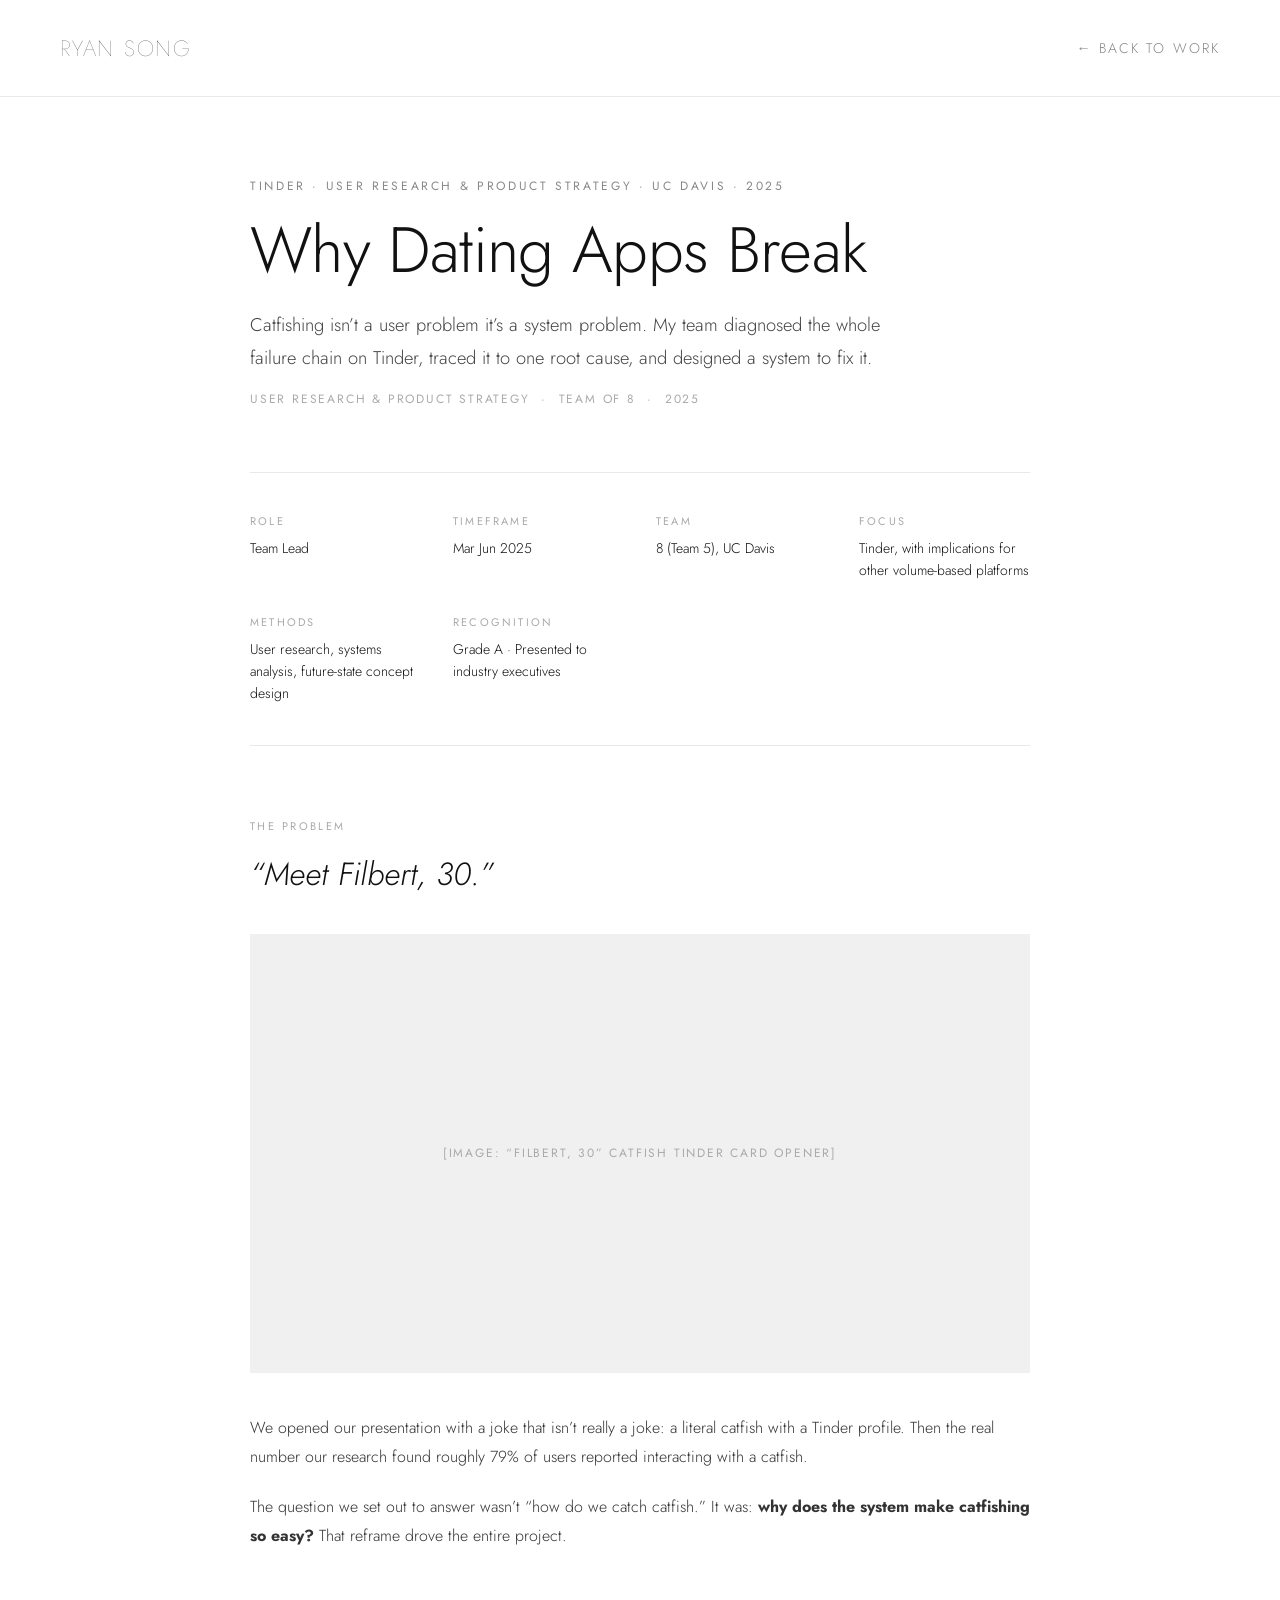
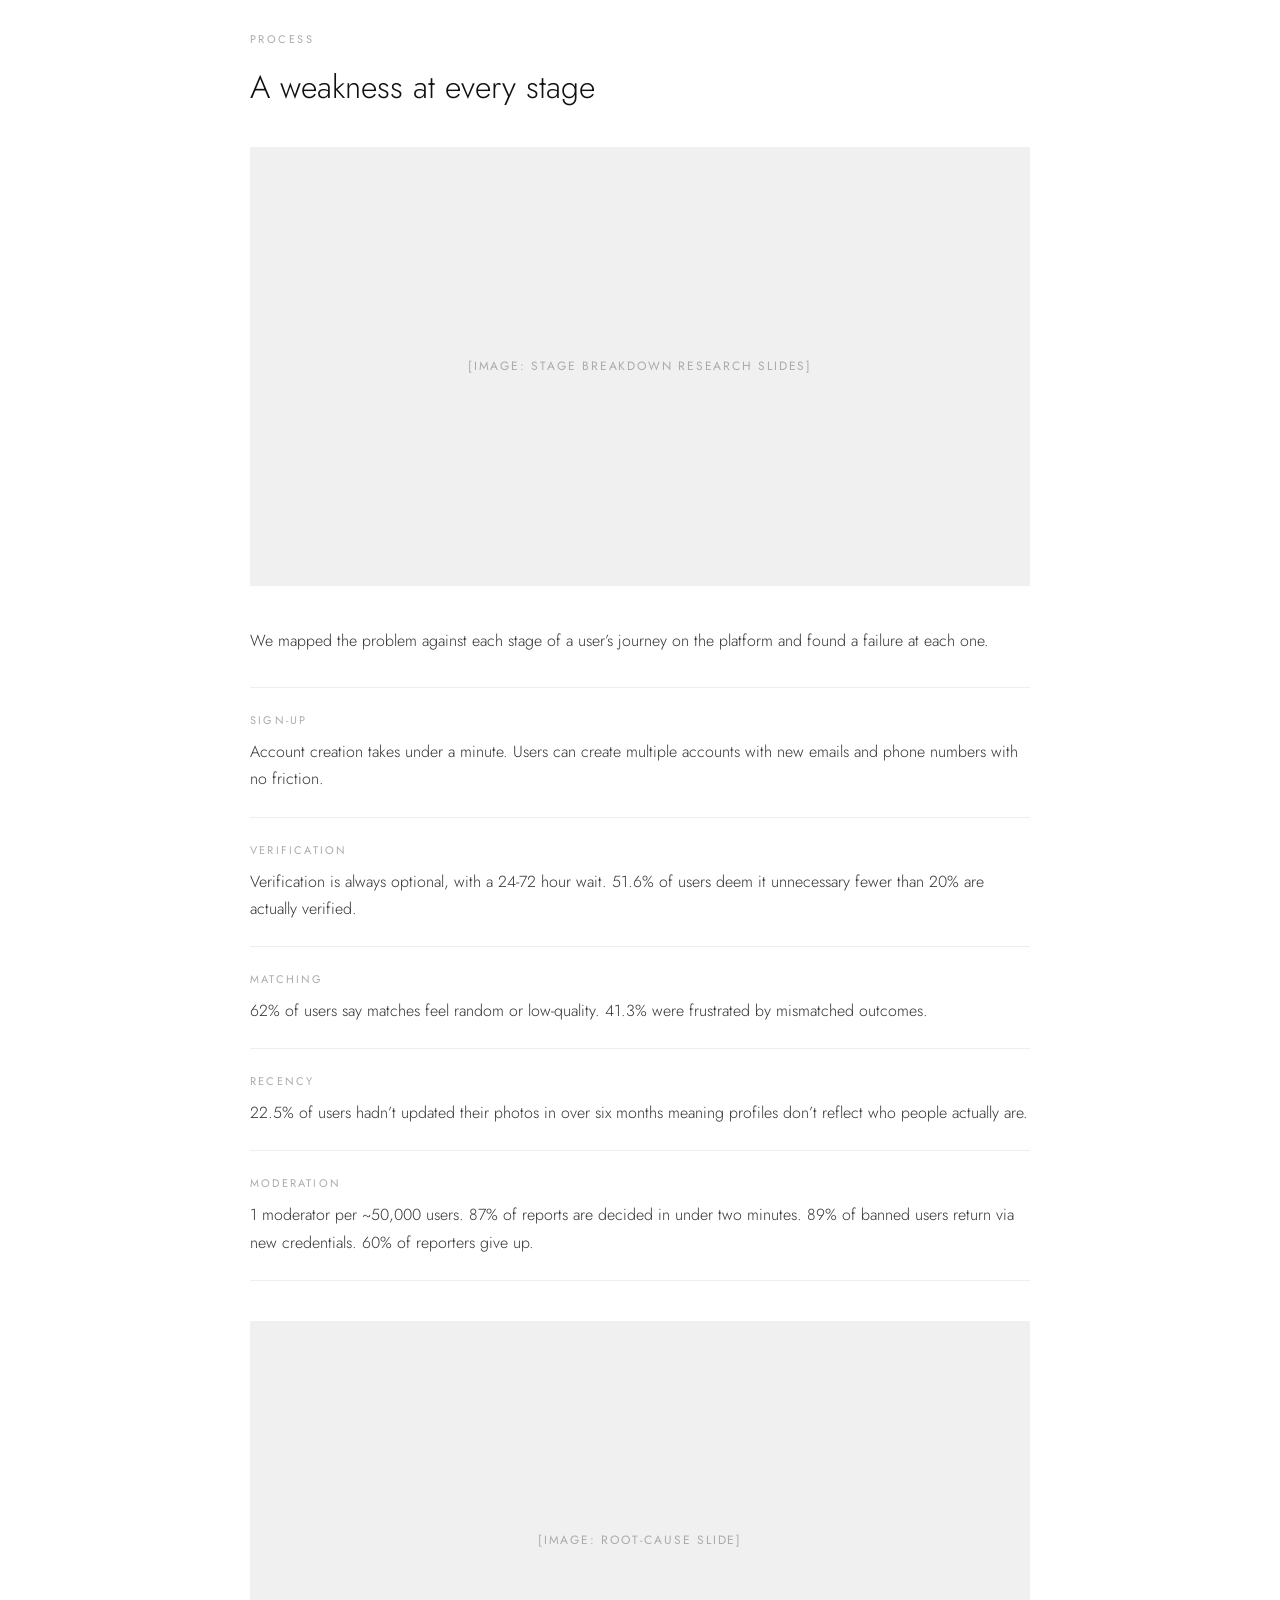
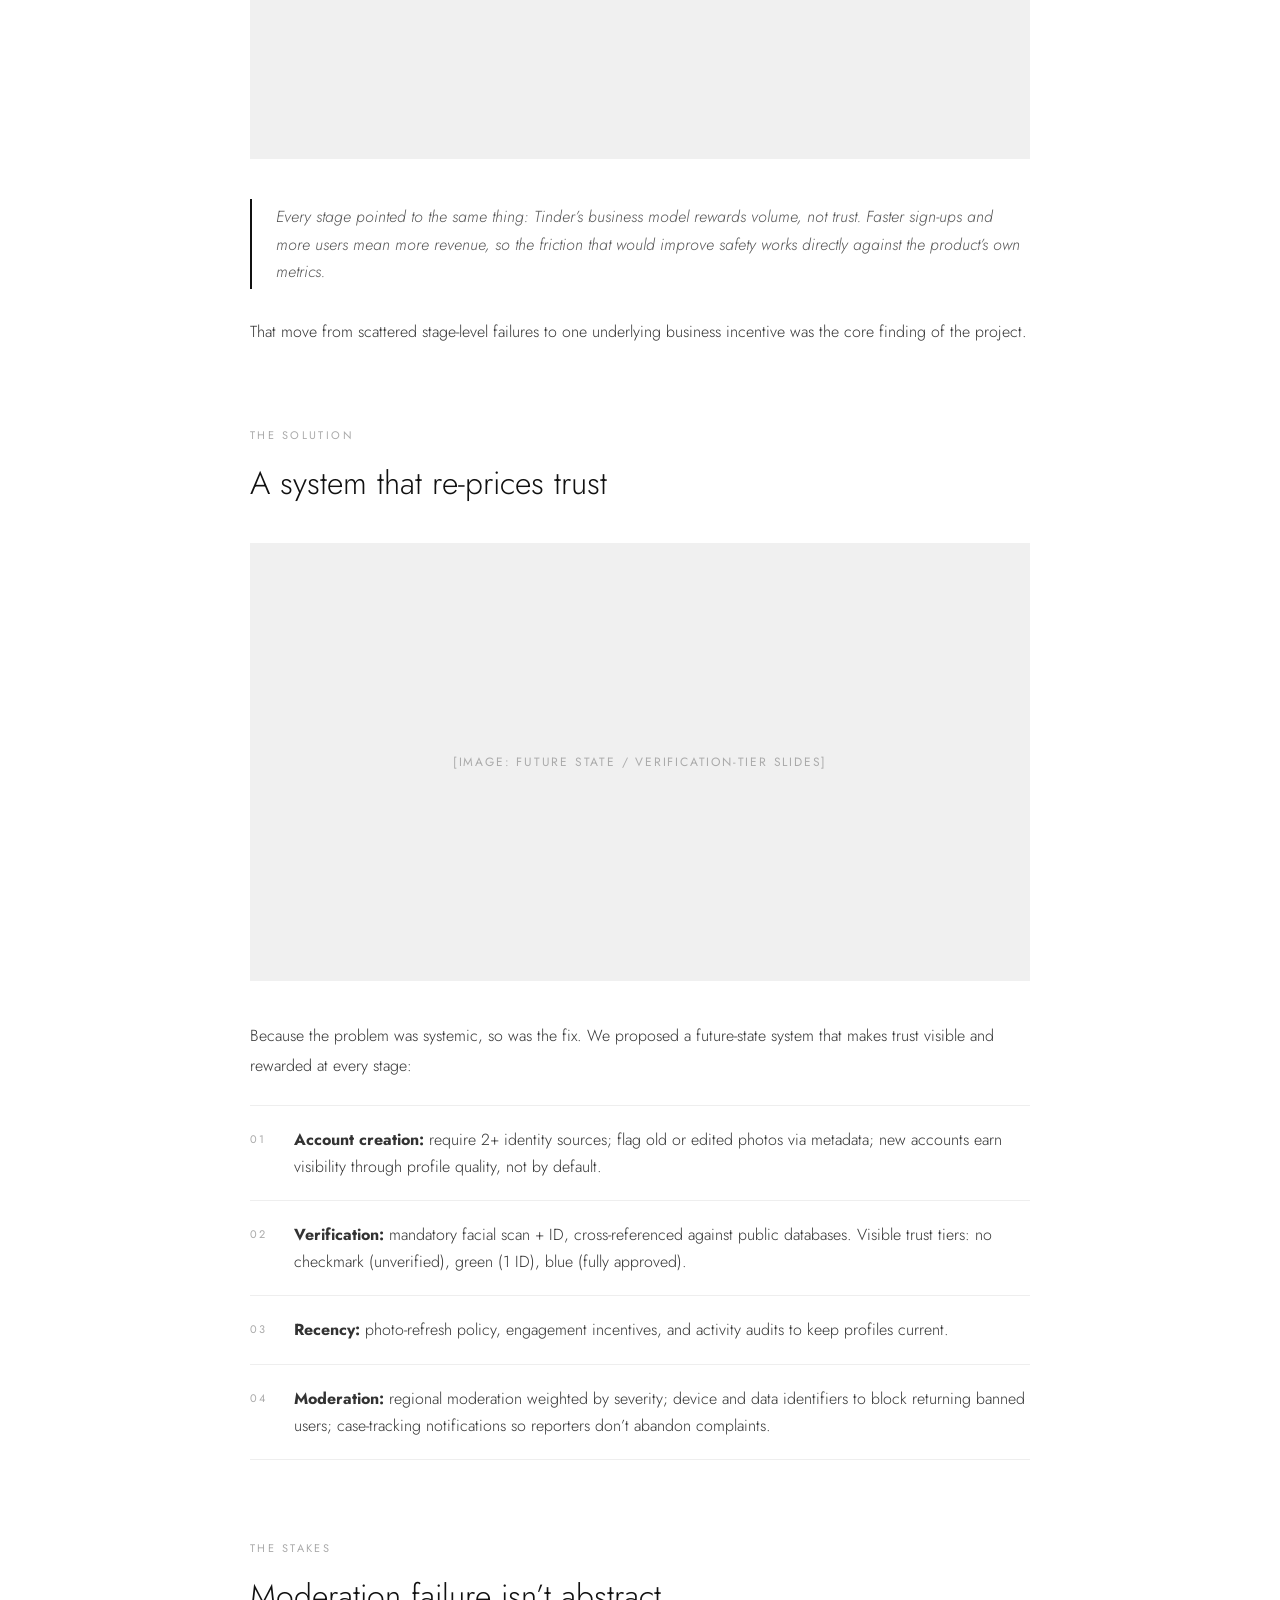
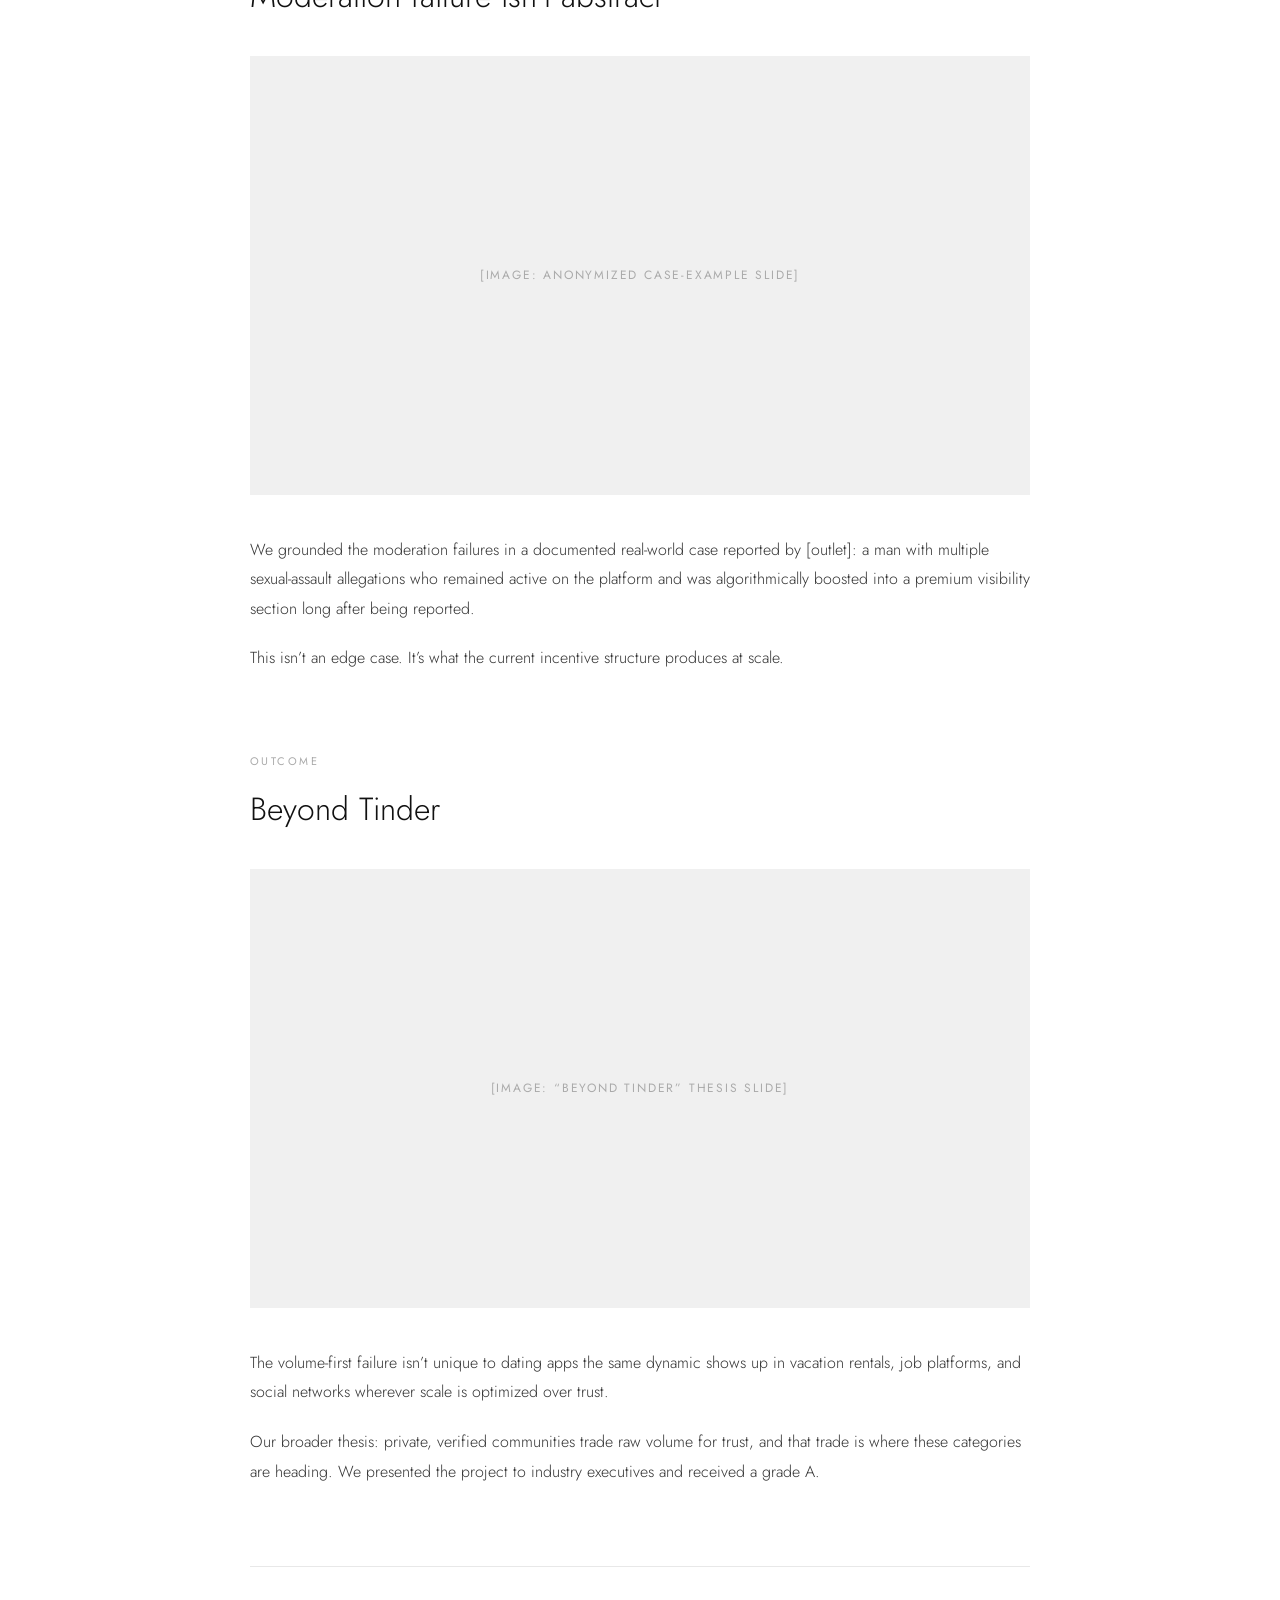
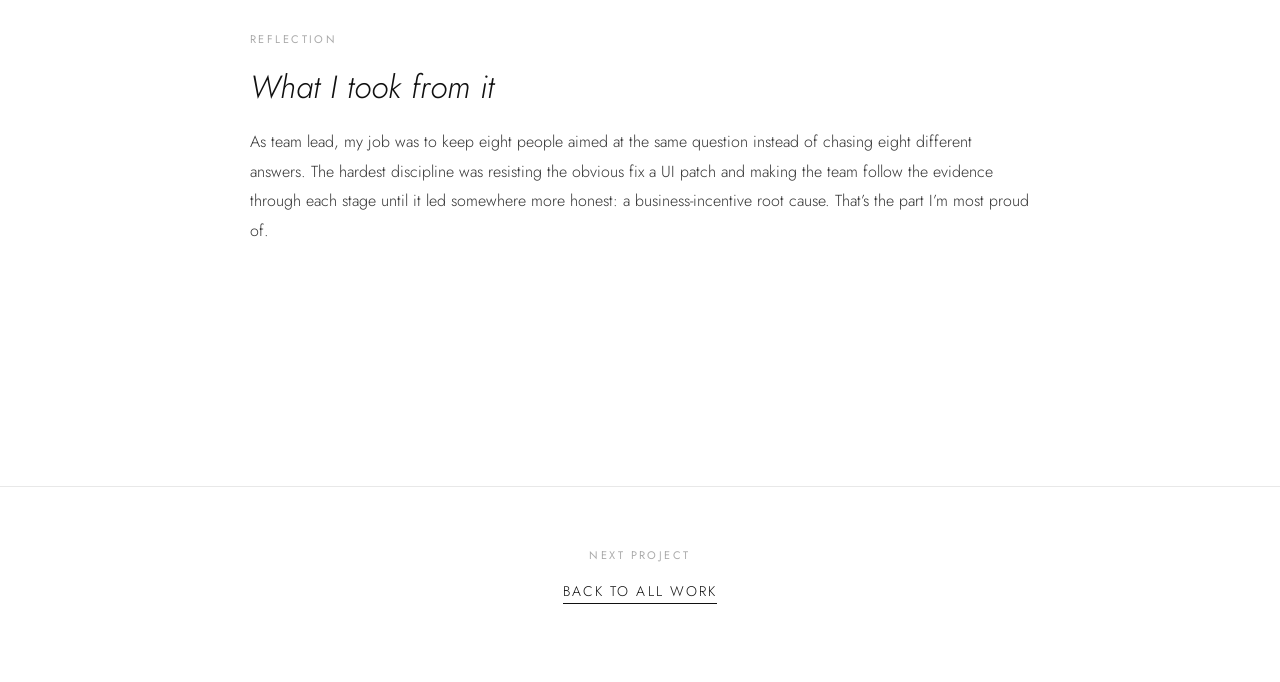
<file: dating.html>
﻿<!DOCTYPE html>
<html lang="en">
<head>
<meta charset="UTF-8">
<meta name="viewport" content="width=device-width, initial-scale=1.0">
<title>Why Dating Apps Break Ryan Song</title>
<link rel="icon" href="assets/2021-favicon.png">
<link rel="preconnect" href="https://fonts.googleapis.com">
<link rel="stylesheet" href="https://fonts.googleapis.com/css2?family=Jost:wght@100;300;400;500;700&display=swap">
<style>
*, *::before, *::after { box-sizing: border-box; margin: 0; padding: 0; }

body {
  font-family: 'Jost', sans-serif;
  background: #fff;
  color: #111;
  font-weight: 300;
}

.cs-nav {
  display: flex;
  align-items: center;
  justify-content: space-between;
  padding: 32px 60px;
  border-bottom: 1px solid #e8e8e8;
}
.cs-nav-name {
  font-weight: 100;
  font-size: 22px;
  letter-spacing: 0.08em;
  text-transform: uppercase;
  text-decoration: none;
  color: #111;
}
.cs-nav-back {
  font-size: 14px;
  font-weight: 300;
  letter-spacing: 0.15em;
  text-transform: uppercase;
  text-decoration: none;
  color: #888;
  transition: color 0.2s;
}
.cs-nav-back:hover { color: #111; }

.cs-wrap {
  max-width: 860px;
  margin: 0 auto;
  padding: 80px 40px 160px;
}

.cs-eyebrow {
  font-size: 12px;
  font-weight: 400;
  letter-spacing: 0.22em;
  text-transform: uppercase;
  color: #888;
  margin-bottom: 20px;
}
.cs-title {
  font-size: clamp(2.4rem, 6vw, 4rem);
  font-weight: 300;
  line-height: 1.1;
  letter-spacing: -0.01em;
  margin-bottom: 24px;
}
.cs-subtitle {
  font-size: 1.15rem;
  font-weight: 300;
  line-height: 1.75;
  color: #444;
  max-width: 680px;
  margin-bottom: 16px;
}
.cs-meta-line {
  font-size: 12px;
  font-weight: 400;
  letter-spacing: 0.15em;
  text-transform: uppercase;
  color: #aaa;
  margin-bottom: 64px;
}

.cs-img {
  width: 100%;
  background: #f0f0f0;
  display: flex;
  align-items: center;
  justify-content: center;
  font-size: 12px;
  font-weight: 400;
  letter-spacing: 0.15em;
  text-transform: uppercase;
  color: #aaa;
  margin: 40px 0;
}
.cs-img-wide  { aspect-ratio: 16/9; }
.cs-img-tall  { aspect-ratio: 4/3; }

.cs-rail {
  display: grid;
  grid-template-columns: repeat(auto-fit, minmax(160px, 1fr));
  gap: 32px;
  padding: 40px 0;
  border-top: 1px solid #e8e8e8;
  border-bottom: 1px solid #e8e8e8;
  margin-bottom: 72px;
}
.cs-rail-label {
  font-size: 11px;
  font-weight: 400;
  letter-spacing: 0.2em;
  text-transform: uppercase;
  color: #aaa;
  margin-bottom: 8px;
}
.cs-rail-value {
  font-size: 14px;
  font-weight: 300;
  line-height: 1.6;
  color: #111;
}

.cs-section { margin-bottom: 80px; }
.cs-section-label {
  font-size: 11px;
  font-weight: 400;
  letter-spacing: 0.22em;
  text-transform: uppercase;
  color: #aaa;
  margin-bottom: 20px;
}
.cs-h2 {
  font-size: clamp(1.4rem, 3vw, 2rem);
  font-weight: 300;
  line-height: 1.25;
  margin-bottom: 20px;
}
.cs-h2-italic {
  font-style: italic;
  font-size: clamp(1.4rem, 3vw, 2rem);
  font-weight: 300;
  line-height: 1.25;
  margin-bottom: 20px;
}
.cs-p {
  font-size: 1rem;
  font-weight: 300;
  line-height: 1.85;
  color: #333;
  margin-bottom: 20px;
}
.cs-p:last-child { margin-bottom: 0; }

.cs-quote {
  border-left: 2px solid #111;
  padding: 4px 0 4px 24px;
  margin: 28px 0;
}
.cs-quote p {
  font-size: 1rem;
  font-weight: 300;
  font-style: italic;
  line-height: 1.7;
  color: #555;
  margin-bottom: 8px;
}
.cs-quote p:last-child { margin-bottom: 0; }

.cs-stages { margin: 32px 0; }
.cs-stage {
  padding: 24px 0;
  border-bottom: 1px solid #eee;
}
.cs-stage:first-child { border-top: 1px solid #eee; }
.cs-stage-name {
  font-size: 11px;
  font-weight: 400;
  letter-spacing: 0.2em;
  text-transform: uppercase;
  color: #aaa;
  margin-bottom: 10px;
}
.cs-stage-finding {
  font-size: 1rem;
  font-weight: 300;
  line-height: 1.7;
  color: #333;
}
.cs-stage-stat {
  font-size: 0.9rem;
  font-weight: 300;
  color: #888;
  margin-top: 6px;
  line-height: 1.6;
}

.cs-recs { list-style: none; margin: 24px 0; }
.cs-recs li {
  display: flex;
  gap: 20px;
  padding: 20px 0;
  border-bottom: 1px solid #eee;
  font-size: 1rem;
  font-weight: 300;
  line-height: 1.7;
  color: #333;
}
.cs-recs li:first-child { border-top: 1px solid #eee; }
.cs-rec-num {
  font-size: 11px;
  font-weight: 400;
  letter-spacing: 0.15em;
  color: #aaa;
  padding-top: 4px;
  flex-shrink: 0;
  width: 24px;
}

.cs-divider { border: none; border-top: 1px solid #e8e8e8; margin: 64px 0; }

.cs-footer {
  text-align: center;
  padding: 60px 0 80px;
  border-top: 1px solid #e8e8e8;
}
.cs-footer-label {
  font-size: 11px;
  font-weight: 400;
  letter-spacing: 0.22em;
  text-transform: uppercase;
  color: #aaa;
  margin-bottom: 16px;
}
.cs-footer a {
  font-size: 14px;
  font-weight: 300;
  letter-spacing: 0.15em;
  text-transform: uppercase;
  color: #111;
  text-decoration: none;
  border-bottom: 1px solid #111;
  padding-bottom: 2px;
  transition: opacity 0.2s;
}
.cs-footer a:hover { opacity: 0.5; }
</style>
</head>
<body>

<nav class="cs-nav">
  <a href="index.html" class="cs-nav-name">Ryan Song</a>
  <a href="index.html" class="cs-nav-back">&#8592; Back to work</a>
</nav>

<main class="cs-wrap">

  <!-- Hero -->
  <p class="cs-eyebrow">Tinder &middot; User Research &amp; Product Strategy &middot; UC Davis &middot; 2025</p>
  <h1 class="cs-title">Why Dating Apps Break</h1>
  <p class="cs-subtitle">Catfishing isn&rsquo;t a user problem it&rsquo;s a system problem. My team diagnosed the whole failure chain on Tinder, traced it to one root cause, and designed a system to fix it.</p>
  <p class="cs-meta-line">User Research &amp; Product Strategy &nbsp;&middot;&nbsp; Team of 8 &nbsp;&middot;&nbsp; 2025</p>

  <!-- Meta rail -->
  <div class="cs-rail">
    <div>
      <p class="cs-rail-label">Role</p>
      <p class="cs-rail-value">Team Lead</p>
    </div>
    <div>
      <p class="cs-rail-label">Timeframe</p>
      <p class="cs-rail-value">Mar Jun 2025</p>
    </div>
    <div>
      <p class="cs-rail-label">Team</p>
      <p class="cs-rail-value">8 (Team 5), UC Davis</p>
    </div>
    <div>
      <p class="cs-rail-label">Focus</p>
      <p class="cs-rail-value">Tinder, with implications for other volume-based platforms</p>
    </div>
    <div>
      <p class="cs-rail-label">Methods</p>
      <p class="cs-rail-value">User research, systems analysis, future-state concept design</p>
    </div>
    <div>
      <p class="cs-rail-label">Recognition</p>
      <p class="cs-rail-value">Grade A &middot; Presented to industry executives</p>
    </div>
  </div>

  <!-- 1. The Problem -->
  <div class="cs-section">
    <p class="cs-section-label">The Problem</p>
    <h2 class="cs-h2-italic">&ldquo;Meet Filbert, 30.&rdquo;</h2>
    <div class="cs-img cs-img-wide">[IMAGE: &ldquo;Filbert, 30&rdquo; catfish Tinder card opener]</div>
    <p class="cs-p">We opened our presentation with a joke that isn&rsquo;t really a joke: a literal catfish with a Tinder profile. Then the real number our research found roughly 79% of users reported interacting with a catfish.</p>
    <p class="cs-p">The question we set out to answer wasn&rsquo;t &ldquo;how do we catch catfish.&rdquo; It was: <strong>why does the system make catfishing so easy?</strong> That reframe drove the entire project.</p>
  </div>

  <!-- 2. Process -->
  <div class="cs-section">
    <p class="cs-section-label">Process</p>
    <h2 class="cs-h2">A weakness at every stage</h2>
    <div class="cs-img cs-img-wide">[IMAGE: Stage breakdown research slides]</div>
    <p class="cs-p">We mapped the problem against each stage of a user&rsquo;s journey on the platform and found a failure at each one.</p>

    <div class="cs-stages">
      <div class="cs-stage">
        <p class="cs-stage-name">Sign-Up</p>
        <p class="cs-stage-finding">Account creation takes under a minute. Users can create multiple accounts with new emails and phone numbers with no friction.</p>
      </div>
      <div class="cs-stage">
        <p class="cs-stage-name">Verification</p>
        <p class="cs-stage-finding">Verification is always optional, with a 24-72 hour wait. 51.6% of users deem it unnecessary fewer than 20% are actually verified.</p>
      </div>
      <div class="cs-stage">
        <p class="cs-stage-name">Matching</p>
        <p class="cs-stage-finding">62% of users say matches feel random or low-quality. 41.3% were frustrated by mismatched outcomes.</p>
      </div>
      <div class="cs-stage">
        <p class="cs-stage-name">Recency</p>
        <p class="cs-stage-finding">22.5% of users hadn&rsquo;t updated their photos in over six months meaning profiles don&rsquo;t reflect who people actually are.</p>
      </div>
      <div class="cs-stage">
        <p class="cs-stage-name">Moderation</p>
        <p class="cs-stage-finding">1 moderator per ~50,000 users. 87% of reports are decided in under two minutes. 89% of banned users return via new credentials. 60% of reporters give up.</p>
      </div>
    </div>

    <div class="cs-img cs-img-wide">[IMAGE: Root-cause slide]</div>
    <div class="cs-quote">
      <p>Every stage pointed to the same thing: Tinder&rsquo;s business model rewards volume, not trust. Faster sign-ups and more users mean more revenue, so the friction that would improve safety works directly against the product&rsquo;s own metrics.</p>
    </div>
    <p class="cs-p">That move from scattered stage-level failures to one underlying business incentive was the core finding of the project.</p>
  </div>

  <!-- 3. Solution -->
  <div class="cs-section">
    <p class="cs-section-label">The Solution</p>
    <h2 class="cs-h2">A system that re-prices trust</h2>
    <div class="cs-img cs-img-wide">[IMAGE: Future State / verification-tier slides]</div>
    <p class="cs-p">Because the problem was systemic, so was the fix. We proposed a future-state system that makes trust visible and rewarded at every stage:</p>
    <ul class="cs-recs">
      <li>
        <span class="cs-rec-num">01</span>
        <span><strong>Account creation:</strong> require 2+ identity sources; flag old or edited photos via metadata; new accounts earn visibility through profile quality, not by default.</span>
      </li>
      <li>
        <span class="cs-rec-num">02</span>
        <span><strong>Verification:</strong> mandatory facial scan + ID, cross-referenced against public databases. Visible trust tiers: no checkmark (unverified), green (1 ID), blue (fully approved).</span>
      </li>
      <li>
        <span class="cs-rec-num">03</span>
        <span><strong>Recency:</strong> photo-refresh policy, engagement incentives, and activity audits to keep profiles current.</span>
      </li>
      <li>
        <span class="cs-rec-num">04</span>
        <span><strong>Moderation:</strong> regional moderation weighted by severity; device and data identifiers to block returning banned users; case-tracking notifications so reporters don&rsquo;t abandon complaints.</span>
      </li>
    </ul>
  </div>

  <!-- 4. Stakes -->
  <div class="cs-section">
    <p class="cs-section-label">The Stakes</p>
    <h2 class="cs-h2">Moderation failure isn&rsquo;t abstract</h2>
    <div class="cs-img cs-img-wide">[IMAGE: Anonymized case-example slide]</div>
    <p class="cs-p">We grounded the moderation failures in a documented real-world case reported by [outlet]: a man with multiple sexual-assault allegations who remained active on the platform and was algorithmically boosted into a premium visibility section long after being reported.</p>
    <p class="cs-p">This isn&rsquo;t an edge case. It&rsquo;s what the current incentive structure produces at scale.</p>
  </div>

  <!-- 5. Outcome -->
  <div class="cs-section">
    <p class="cs-section-label">Outcome</p>
    <h2 class="cs-h2">Beyond Tinder</h2>
    <div class="cs-img cs-img-wide">[IMAGE: &ldquo;Beyond Tinder&rdquo; thesis slide]</div>
    <p class="cs-p">The volume-first failure isn&rsquo;t unique to dating apps the same dynamic shows up in vacation rentals, job platforms, and social networks wherever scale is optimized over trust.</p>
    <p class="cs-p">Our broader thesis: private, verified communities trade raw volume for trust, and that trade is where these categories are heading. We presented the project to industry executives and received a grade A.</p>
  </div>

  <hr class="cs-divider">

  <!-- 6. Reflection -->
  <div class="cs-section">
    <p class="cs-section-label">Reflection</p>
    <h2 class="cs-h2-italic">What I took from it</h2>
    <p class="cs-p">As team lead, my job was to keep eight people aimed at the same question instead of chasing eight different answers. The hardest discipline was resisting the obvious fix a UI patch and making the team follow the evidence through each stage until it led somewhere more honest: a business-incentive root cause. That&rsquo;s the part I&rsquo;m most proud of.</p>
  </div>

</main>

<footer class="cs-footer">
  <p class="cs-footer-label">Next project</p>
  <a href="index.html">Back to all work</a>
</footer>

</body>
</html>
</file>
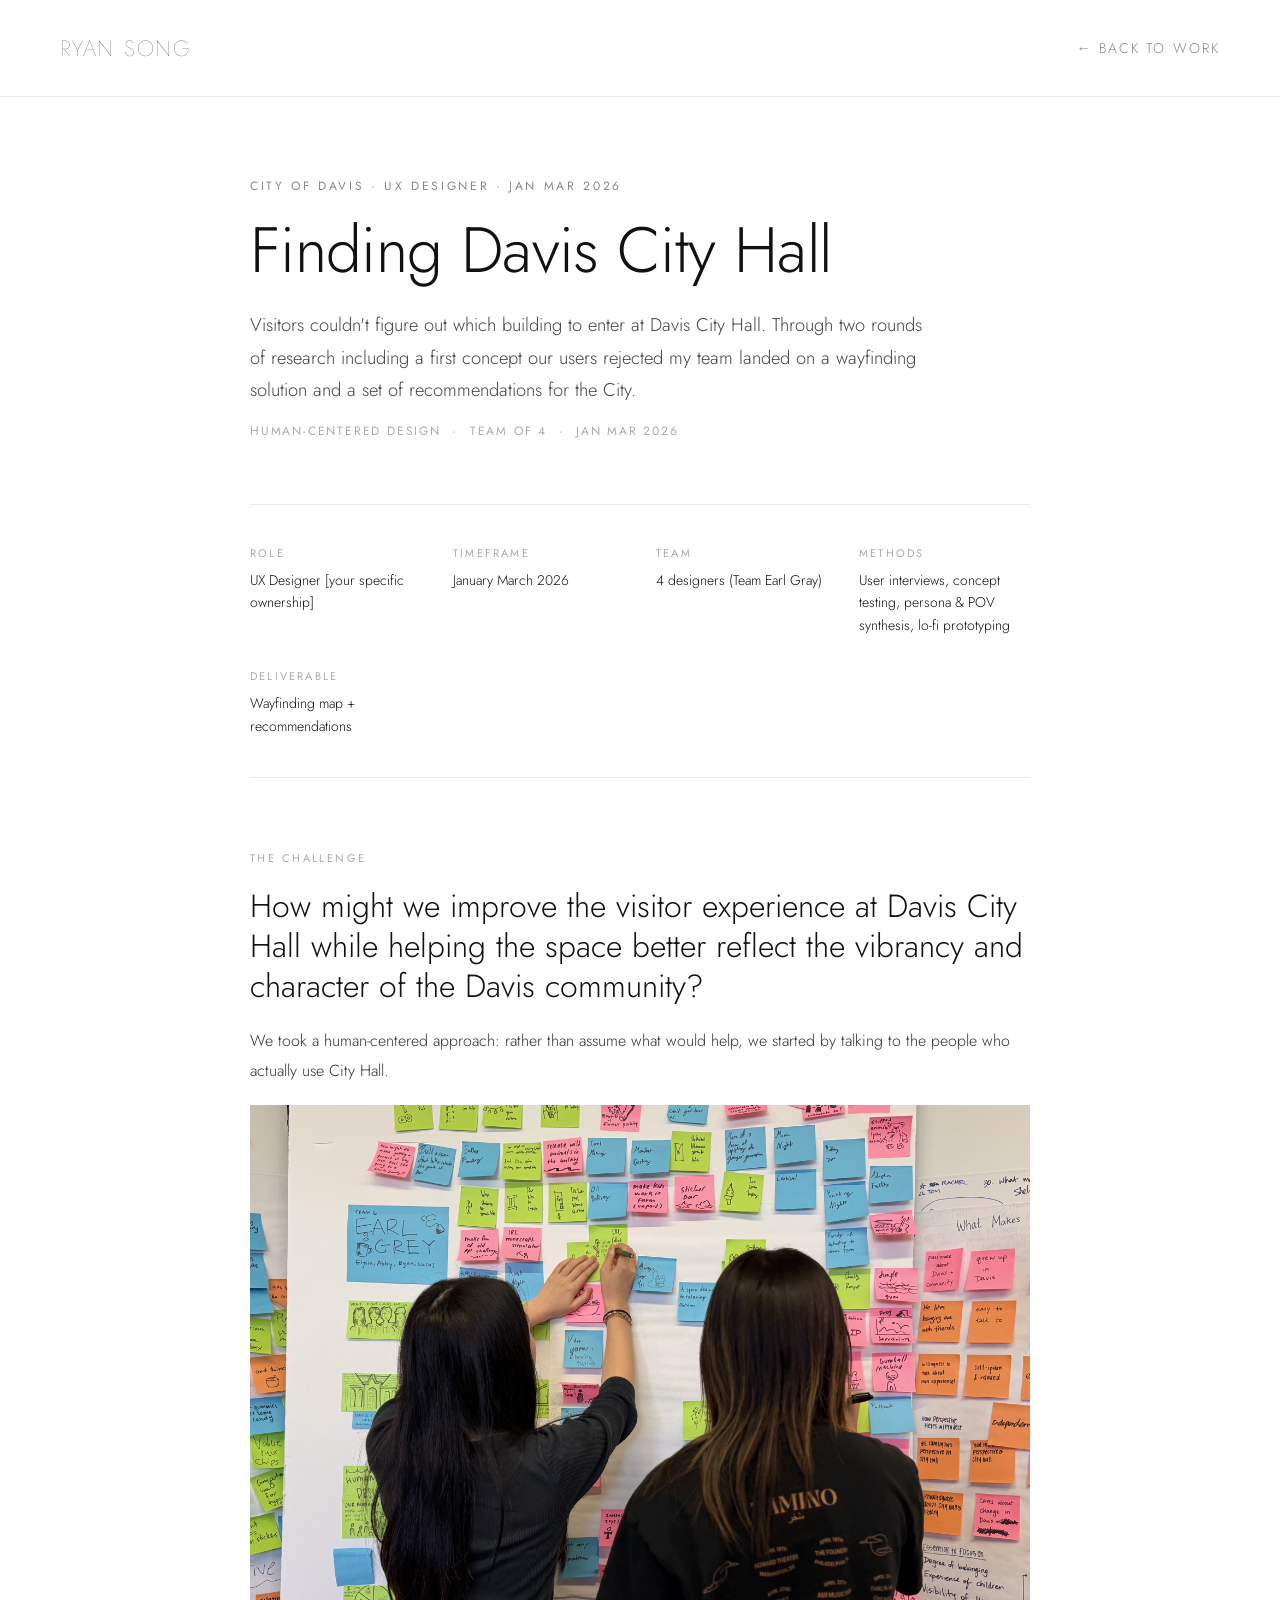
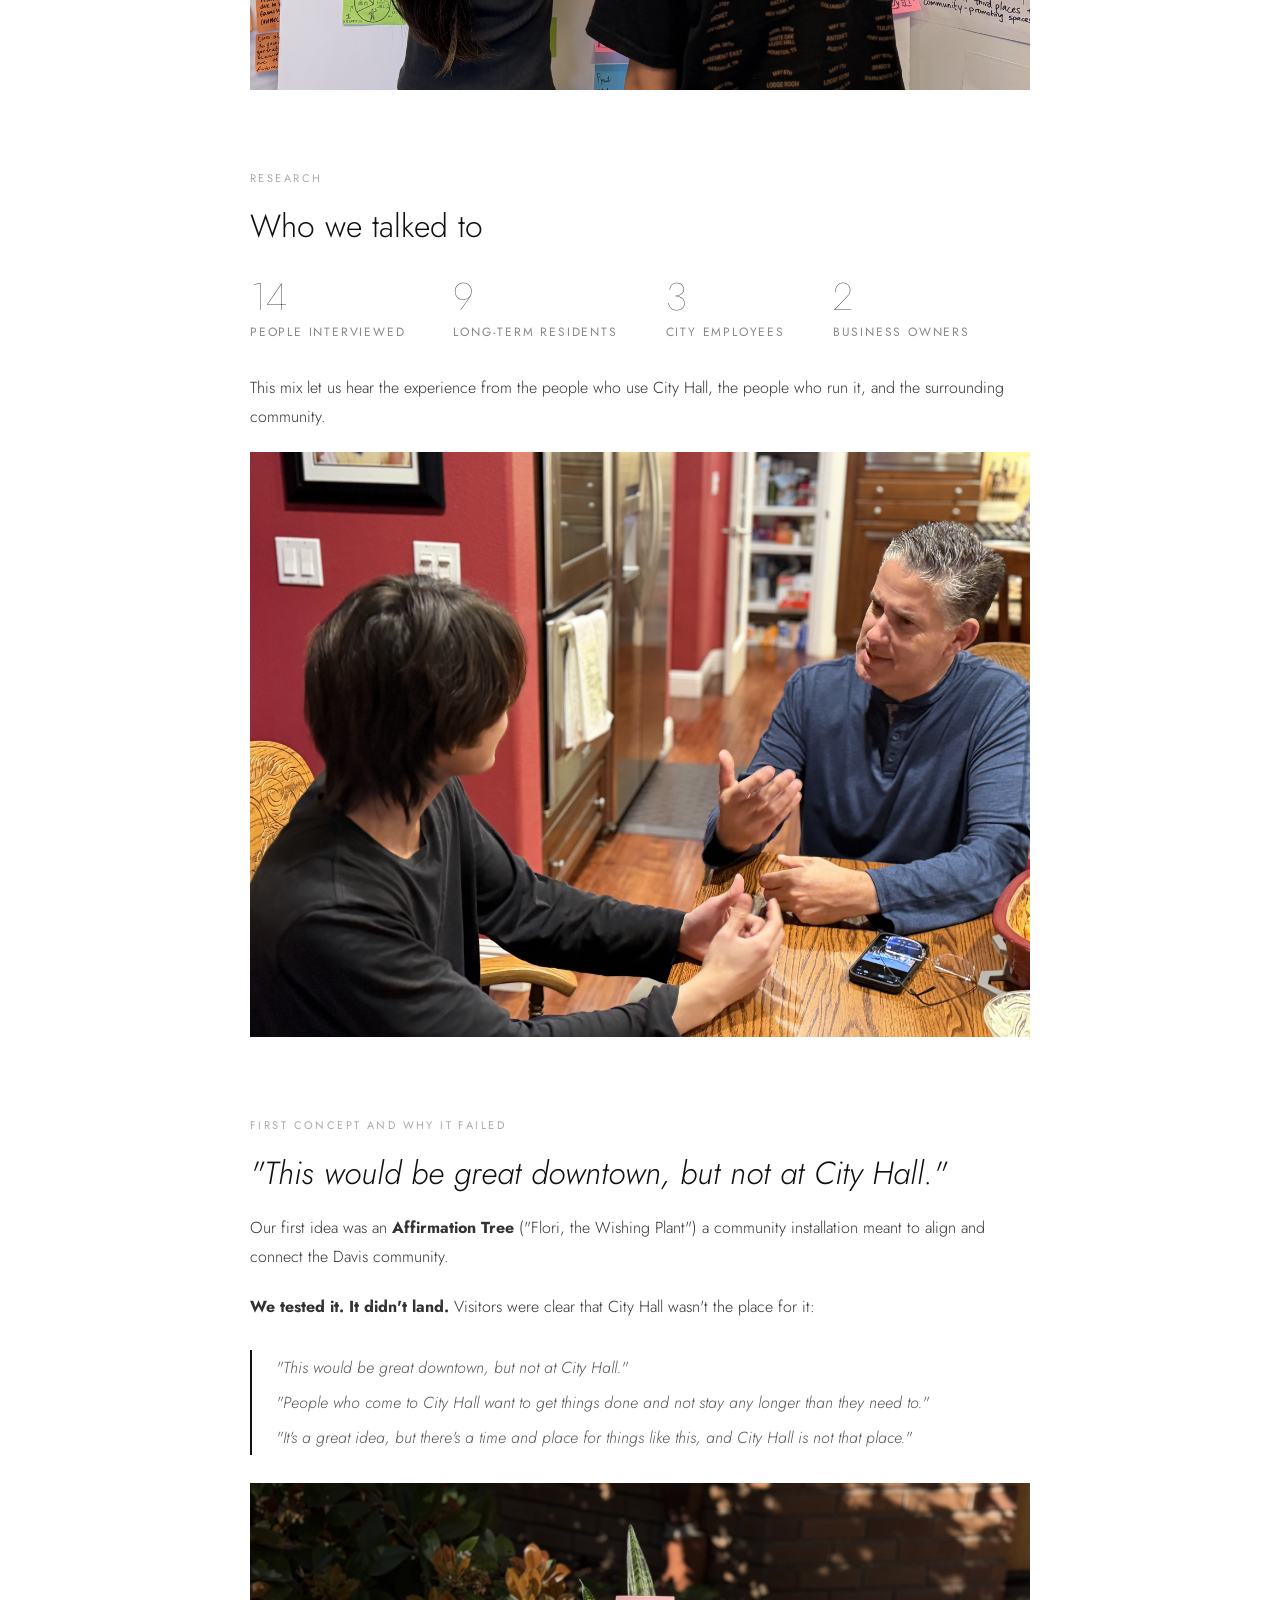
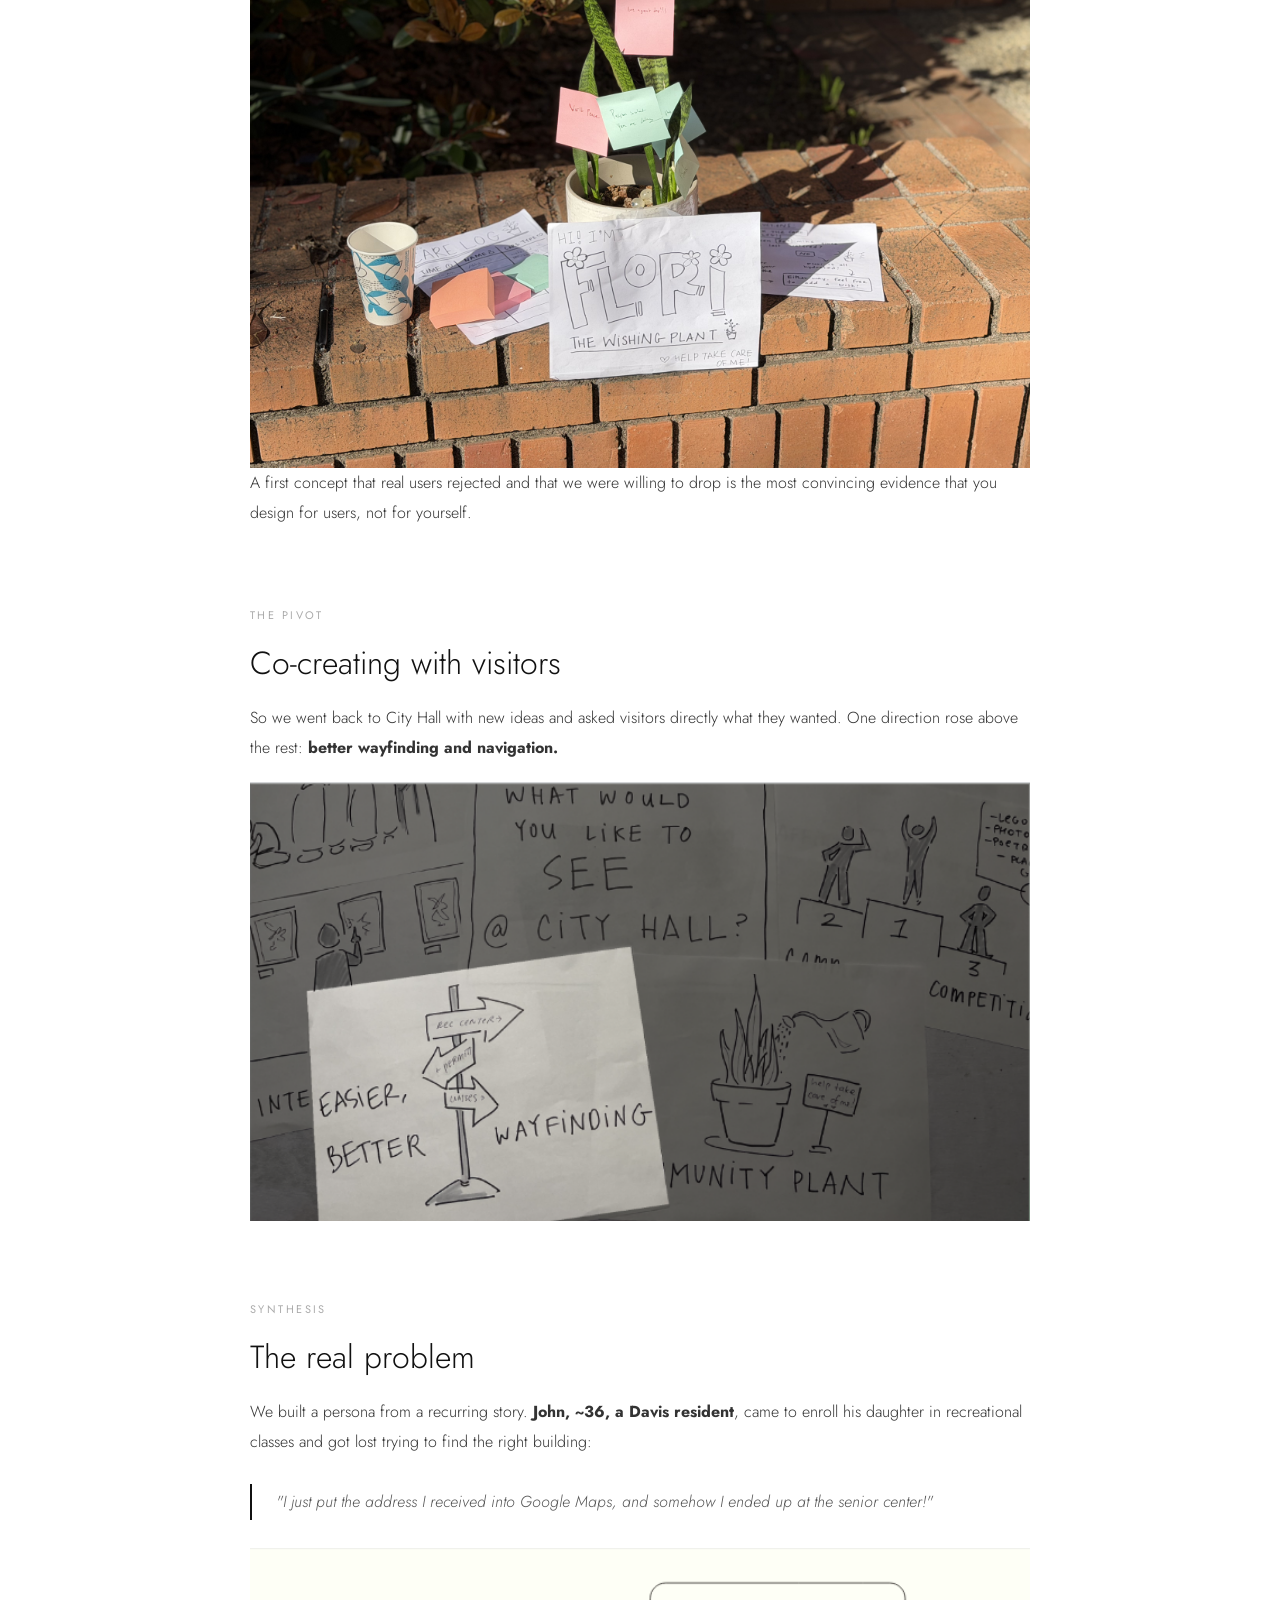
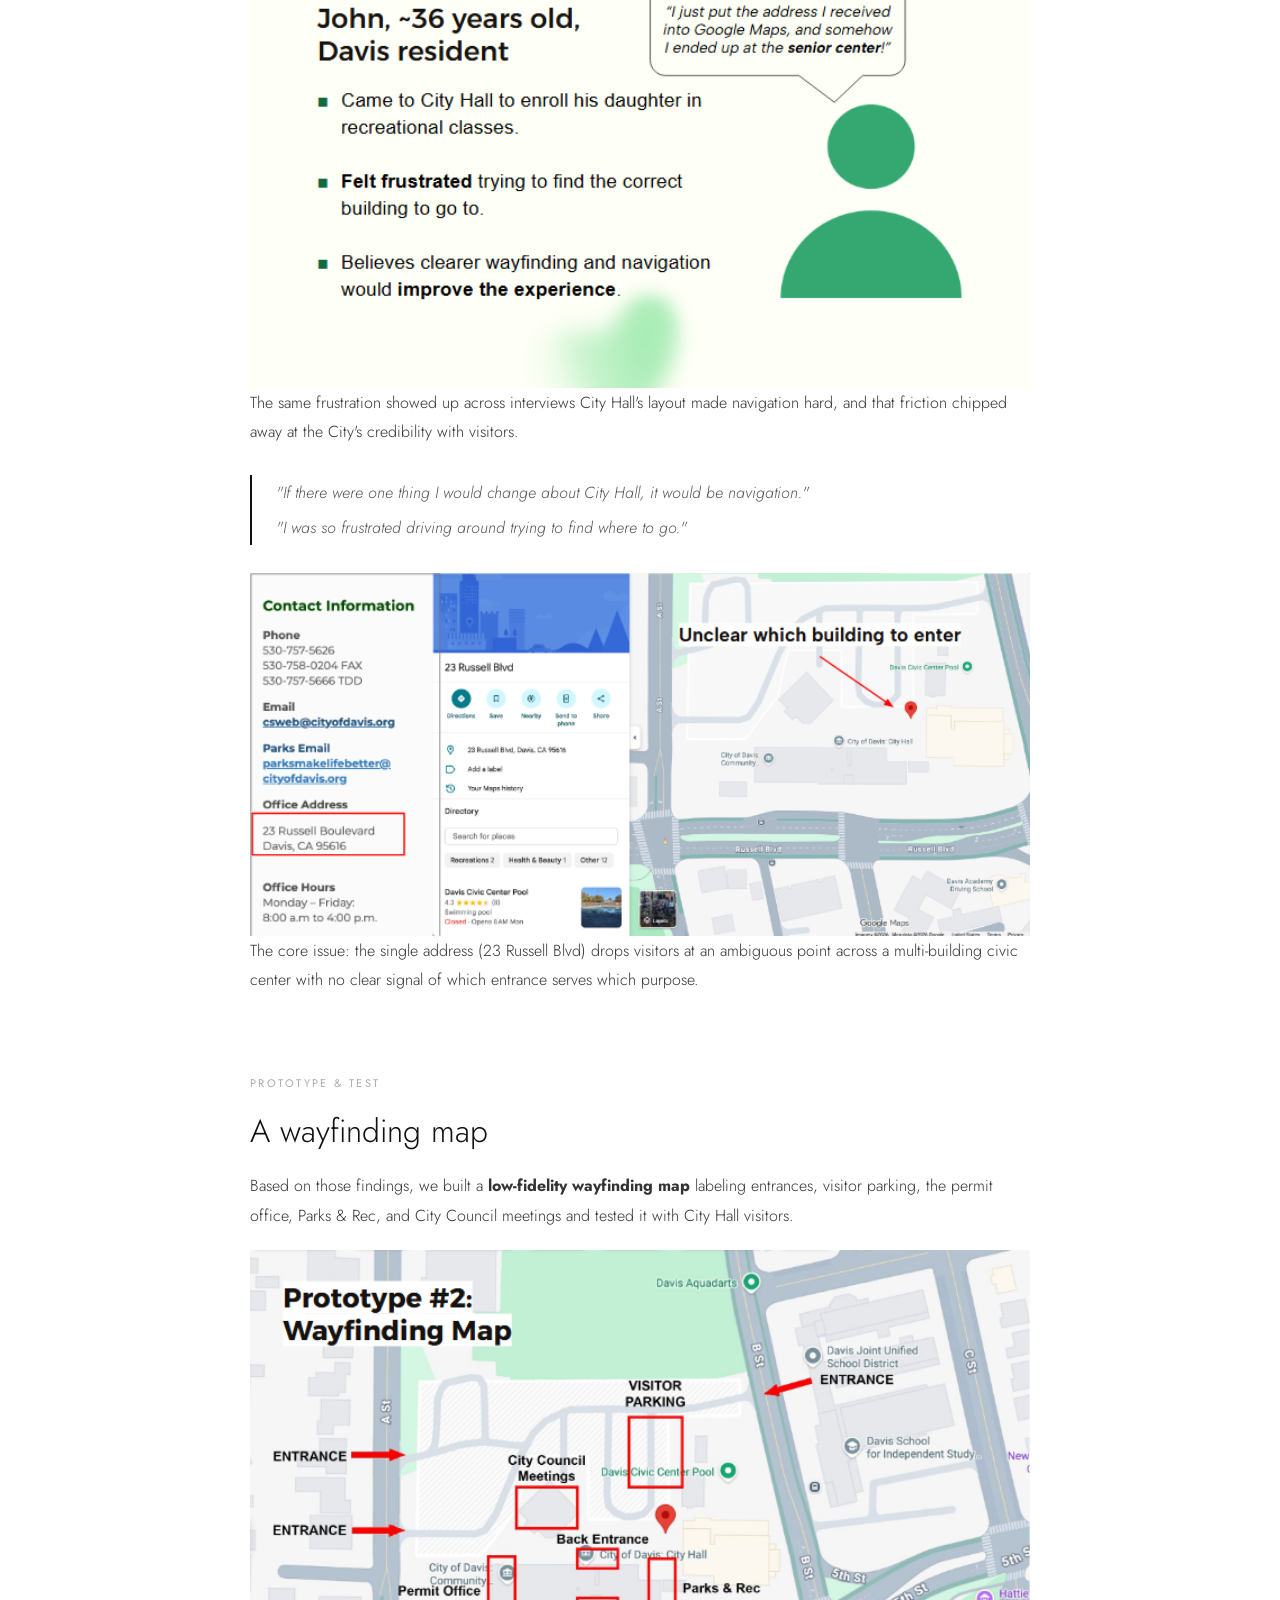
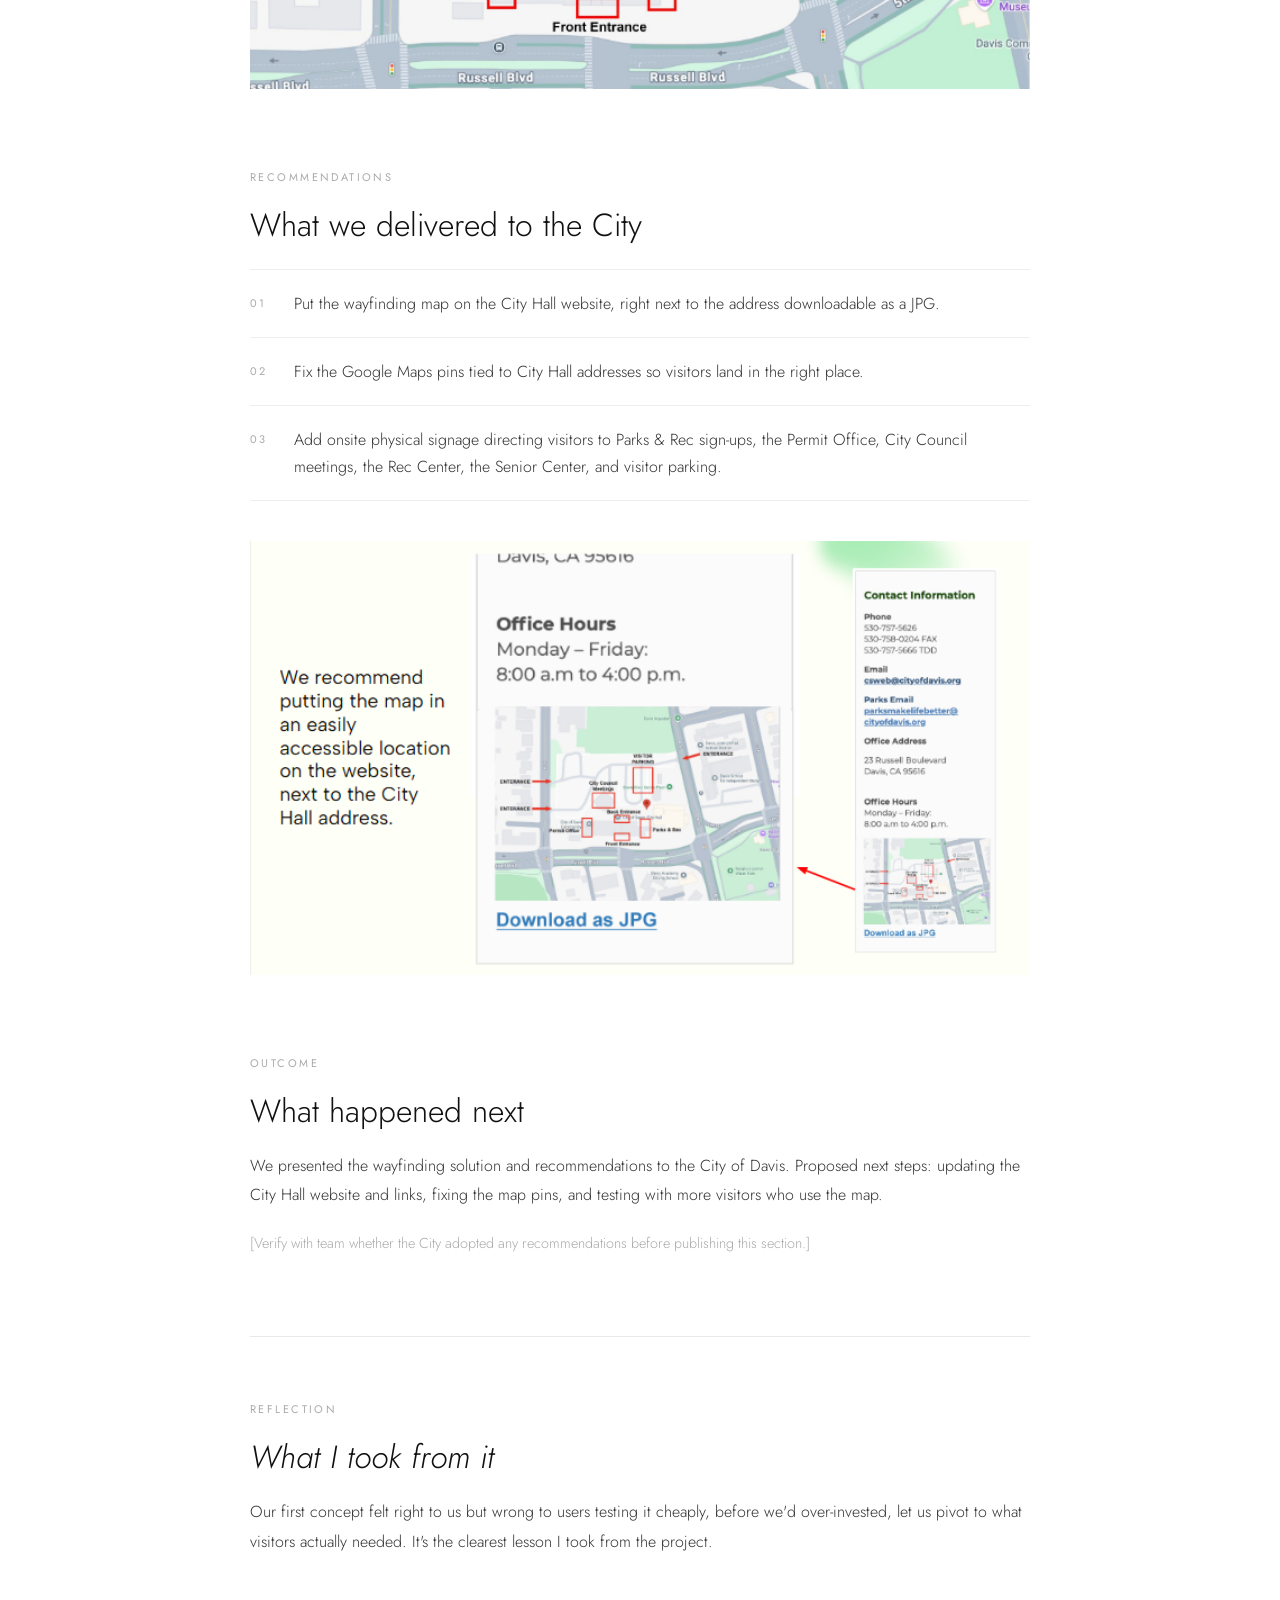
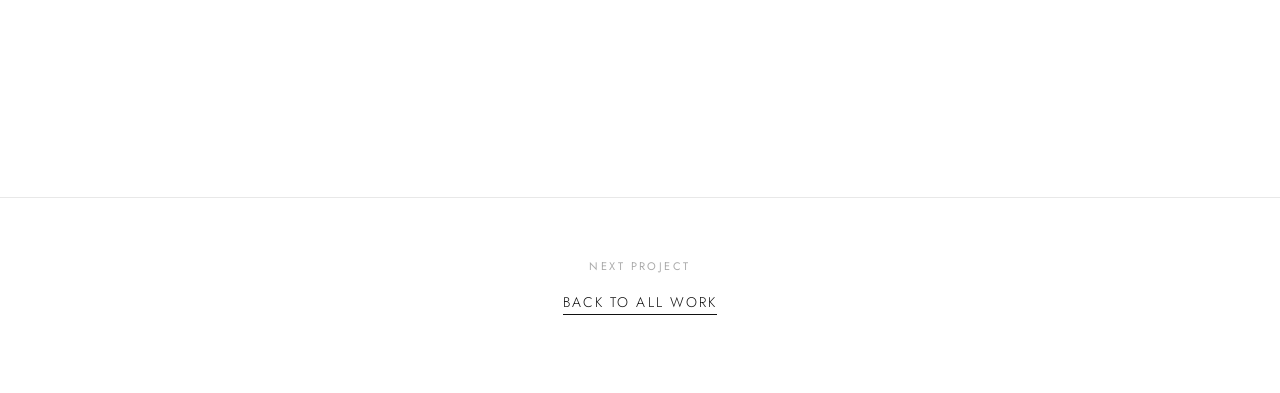
<file: davis.html>
﻿<!DOCTYPE html>
<html lang="en">
<head>
<meta charset="UTF-8">
<meta name="viewport" content="width=device-width, initial-scale=1.0">
<title>Finding Davis City Hall Ryan Song</title>
<link rel="icon" href="assets/2021-favicon.png">
<link rel="preconnect" href="https://fonts.googleapis.com">
<link rel="stylesheet" href="https://fonts.googleapis.com/css2?family=Jost:wght@100;300;400;500;700&display=swap">
<style>
*, *::before, *::after { box-sizing: border-box; margin: 0; padding: 0; }

body {
  font-family: 'Jost', sans-serif;
  background: #fff;
  color: #111;
  font-weight: 300;
}

/* ── Nav ── */
.cs-nav {
  display: flex;
  align-items: center;
  justify-content: space-between;
  padding: 32px 60px;
  border-bottom: 1px solid #e8e8e8;
}
.cs-nav-name {
  font-weight: 100;
  font-size: 22px;
  letter-spacing: 0.08em;
  text-transform: uppercase;
  text-decoration: none;
  color: #111;
}
.cs-nav-back {
  font-size: 14px;
  font-weight: 300;
  letter-spacing: 0.15em;
  text-transform: uppercase;
  text-decoration: none;
  color: #888;
  transition: color 0.2s;
}
.cs-nav-back:hover { color: #111; }

/* ── Layout ── */
.cs-wrap {
  max-width: 860px;
  margin: 0 auto;
  padding: 80px 40px 160px;
}

/* ── Hero ── */
.cs-eyebrow {
  font-size: 12px;
  font-weight: 400;
  letter-spacing: 0.22em;
  text-transform: uppercase;
  color: #888;
  margin-bottom: 20px;
}
.cs-title {
  font-size: clamp(2.4rem, 6vw, 4rem);
  font-weight: 300;
  line-height: 1.1;
  letter-spacing: -0.01em;
  margin-bottom: 24px;
}
.cs-subtitle {
  font-size: 1.15rem;
  font-weight: 300;
  line-height: 1.75;
  color: #444;
  max-width: 680px;
  margin-bottom: 16px;
}
.cs-meta-line {
  font-size: 12px;
  font-weight: 400;
  letter-spacing: 0.15em;
  text-transform: uppercase;
  color: #aaa;
  margin-bottom: 64px;
}

/* ── Image placeholder ── */
.cs-img {
  width: 100%;
  background: #f0f0f0;
  display: flex;
  align-items: center;
  justify-content: center;
  font-size: 12px;
  font-weight: 400;
  letter-spacing: 0.15em;
  text-transform: uppercase;
  color: #aaa;
  margin: 40px 0;
}
.cs-img-tall  { aspect-ratio: 4/3; }
.cs-img-wide  { aspect-ratio: 16/9; }
.cs-img-short { aspect-ratio: 21/9; }

/* ── Meta rail ── */
.cs-rail {
  display: grid;
  grid-template-columns: repeat(auto-fit, minmax(160px, 1fr));
  gap: 32px;
  padding: 40px 0;
  border-top: 1px solid #e8e8e8;
  border-bottom: 1px solid #e8e8e8;
  margin-bottom: 72px;
}
.cs-rail-item {}
.cs-rail-label {
  font-size: 11px;
  font-weight: 400;
  letter-spacing: 0.2em;
  text-transform: uppercase;
  color: #aaa;
  margin-bottom: 8px;
}
.cs-rail-value {
  font-size: 14px;
  font-weight: 300;
  line-height: 1.6;
  color: #111;
}

/* ── Sections ── */
.cs-section {
  margin-bottom: 80px;
}
.cs-section-label {
  font-size: 11px;
  font-weight: 400;
  letter-spacing: 0.22em;
  text-transform: uppercase;
  color: #aaa;
  margin-bottom: 20px;
}
.cs-h2 {
  font-size: clamp(1.4rem, 3vw, 2rem);
  font-weight: 300;
  line-height: 1.25;
  margin-bottom: 20px;
}
.cs-h2-italic {
  font-style: italic;
  font-size: clamp(1.4rem, 3vw, 2rem);
  font-weight: 300;
  line-height: 1.25;
  margin-bottom: 20px;
}
.cs-p {
  font-size: 1rem;
  font-weight: 300;
  line-height: 1.85;
  color: #333;
  margin-bottom: 20px;
}
.cs-p:last-child { margin-bottom: 0; }

/* ── Pull quote ── */
.cs-quote {
  border-left: 2px solid #111;
  padding: 4px 0 4px 24px;
  margin: 28px 0;
}
.cs-quote p {
  font-size: 1rem;
  font-weight: 300;
  font-style: italic;
  line-height: 1.7;
  color: #555;
  margin-bottom: 8px;
}
.cs-quote p:last-child { margin-bottom: 0; }

/* ── Stats ── */
.cs-stats {
  display: flex;
  gap: 48px;
  margin: 32px 0;
  flex-wrap: wrap;
}
.cs-stat-num {
  font-size: 2.4rem;
  font-weight: 100;
  line-height: 1;
  margin-bottom: 6px;
}
.cs-stat-label {
  font-size: 12px;
  font-weight: 400;
  letter-spacing: 0.15em;
  text-transform: uppercase;
  color: #888;
}

/* ── Recommendation list ── */
.cs-recs {
  list-style: none;
  margin: 24px 0;
}
.cs-recs li {
  display: flex;
  gap: 20px;
  padding: 20px 0;
  border-bottom: 1px solid #eee;
  font-size: 1rem;
  font-weight: 300;
  line-height: 1.7;
  color: #333;
}
.cs-recs li:first-child { border-top: 1px solid #eee; }
.cs-rec-num {
  font-size: 11px;
  font-weight: 400;
  letter-spacing: 0.15em;
  color: #aaa;
  padding-top: 4px;
  flex-shrink: 0;
  width: 24px;
}

/* ── Divider ── */
.cs-divider {
  border: none;
  border-top: 1px solid #e8e8e8;
  margin: 64px 0;
}

/* ── Footer ── */
.cs-footer {
  text-align: center;
  padding: 60px 0 80px;
  border-top: 1px solid #e8e8e8;
}
.cs-footer-label {
  font-size: 11px;
  font-weight: 400;
  letter-spacing: 0.22em;
  text-transform: uppercase;
  color: #aaa;
  margin-bottom: 16px;
}
.cs-footer a {
  font-size: 14px;
  font-weight: 300;
  letter-spacing: 0.15em;
  text-transform: uppercase;
  color: #111;
  text-decoration: none;
  border-bottom: 1px solid #111;
  padding-bottom: 2px;
  transition: opacity 0.2s;
}
.cs-footer a:hover { opacity: 0.5; }
</style>
</head>
<body>

<nav class="cs-nav">
  <a href="index.html" class="cs-nav-name">Ryan Song</a>
  <a href="index.html" class="cs-nav-back">← Back to work</a>
</nav>

<main class="cs-wrap">

  <!-- Hero -->
  <p class="cs-eyebrow">City of Davis · UX Designer · Jan Mar 2026</p>
  <h1 class="cs-title">Finding Davis City Hall</h1>
  <p class="cs-subtitle">Visitors couldn't figure out which building to enter at Davis City Hall. Through two rounds of research including a first concept our users rejected my team landed on a wayfinding solution and a set of recommendations for the City.</p>
  <p class="cs-meta-line">Human-Centered Design &nbsp;·&nbsp; Team of 4 &nbsp;·&nbsp; Jan Mar 2026</p>

  <!-- Meta rail -->
  <div class="cs-rail">
    <div class="cs-rail-item">
      <p class="cs-rail-label">Role</p>
      <p class="cs-rail-value">UX Designer [your specific ownership]</p>
    </div>
    <div class="cs-rail-item">
      <p class="cs-rail-label">Timeframe</p>
      <p class="cs-rail-value">January March 2026</p>
    </div>
    <div class="cs-rail-item">
      <p class="cs-rail-label">Team</p>
      <p class="cs-rail-value">4 designers (Team Earl Gray)</p>
    </div>
    <div class="cs-rail-item">
      <p class="cs-rail-label">Methods</p>
      <p class="cs-rail-value">User interviews, concept testing, persona & POV synthesis, lo-fi prototyping</p>
    </div>
    <div class="cs-rail-item">
      <p class="cs-rail-label">Deliverable</p>
      <p class="cs-rail-value">Wayfinding map + recommendations</p>
    </div>
  </div>

  <!-- 1. Challenge -->
  <div class="cs-section">
    <p class="cs-section-label">The Challenge</p>
    <h2 class="cs-h2">How might we improve the visitor experience at Davis City Hall while helping the space better reflect the vibrancy and character of the Davis community?</h2>
    <p class="cs-p">We took a human-centered approach: rather than assume what would help, we started by talking to the people who actually use City Hall.</p>
    <img src="assets/davis1.jpg" alt="Research ideation wall" style="width:100%;display:block;">
  </div>

  <!-- 2. Research -->
  <div class="cs-section">
    <p class="cs-section-label">Research</p>
    <h2 class="cs-h2">Who we talked to</h2>
    <div class="cs-stats">
      <div>
        <p class="cs-stat-num">14</p>
        <p class="cs-stat-label">People interviewed</p>
      </div>
      <div>
        <p class="cs-stat-num">9</p>
        <p class="cs-stat-label">Long-term residents</p>
      </div>
      <div>
        <p class="cs-stat-num">3</p>
        <p class="cs-stat-label">City employees</p>
      </div>
      <div>
        <p class="cs-stat-num">2</p>
        <p class="cs-stat-label">Business owners</p>
      </div>
    </div>
    <p class="cs-p">This mix let us hear the experience from the people who use City Hall, the people who run it, and the surrounding community.</p>
    <img src="assets/davis2.jpg" alt="User interview" style="width:100%;display:block;">
  </div>

  <!-- 3. First concept -->
  <div class="cs-section">
    <p class="cs-section-label">First Concept And Why It Failed</p>
    <h2 class="cs-h2-italic">"This would be great downtown, but not at City Hall."</h2>
    <p class="cs-p">Our first idea was an <strong>Affirmation Tree</strong> ("Flori, the Wishing Plant") a community installation meant to align and connect the Davis community.</p>
    <p class="cs-p"><strong>We tested it. It didn't land.</strong> Visitors were clear that City Hall wasn't the place for it:</p>
    <div class="cs-quote">
      <p>"This would be great downtown, but not at City Hall."</p>
      <p>"People who come to City Hall want to get things done and not stay any longer than they need to."</p>
      <p>"It's a great idea, but there's a time and place for things like this, and City Hall is not that place."</p>
    </div>
    <img src="assets/davis3.jpg" alt="Flori the Wishing Plant" style="width:100%;display:block;">
    <p class="cs-p">A first concept that real users rejected and that we were willing to drop is the most convincing evidence that you design for users, not for yourself.</p>
  </div>

  <!-- 4. Pivot -->
  <div class="cs-section">
    <p class="cs-section-label">The Pivot</p>
    <h2 class="cs-h2">Co-creating with visitors</h2>
    <p class="cs-p">So we went back to City Hall with new ideas and asked visitors directly what they wanted. One direction rose above the rest: <strong>better wayfinding and navigation.</strong></p>
    <img src="assets/davis4.png" alt="Wayfinding ideation board" style="width:100%;display:block;">
  </div>

  <!-- 5. Synthesis -->
  <div class="cs-section">
    <p class="cs-section-label">Synthesis</p>
    <h2 class="cs-h2">The real problem</h2>
    <p class="cs-p">We built a persona from a recurring story. <strong>John, ~36, a Davis resident</strong>, came to enroll his daughter in recreational classes and got lost trying to find the right building:</p>
    <div class="cs-quote">
      <p>"I just put the address I received into Google Maps, and somehow I ended up at the senior center!"</p>
    </div>
    <img src="assets/davis5.png" alt="John persona" style="width:100%;display:block;">
    <p class="cs-p">The same frustration showed up across interviews City Hall's layout made navigation hard, and that friction chipped away at the City's credibility with visitors.</p>
    <div class="cs-quote">
      <p>"If there were one thing I would change about City Hall, it would be navigation."</p>
      <p>"I was so frustrated driving around trying to find where to go."</p>
    </div>
    <img src="assets/davis6.png" alt="Unclear which building to enter" style="width:100%;display:block;">
    <p class="cs-p">The core issue: the single address (23 Russell Blvd) drops visitors at an ambiguous point across a multi-building civic center with no clear signal of which entrance serves which purpose.</p>
  </div>

  <!-- 6. Prototype -->
  <div class="cs-section">
    <p class="cs-section-label">Prototype & Test</p>
    <h2 class="cs-h2">A wayfinding map</h2>
    <p class="cs-p">Based on those findings, we built a <strong>low-fidelity wayfinding map</strong> labeling entrances, visitor parking, the permit office, Parks & Rec, and City Council meetings and tested it with City Hall visitors.</p>
    <img src="assets/davis7.png" alt="Prototype wayfinding map" style="width:100%;display:block;">
  </div>

  <!-- 7. Recommendations -->
  <div class="cs-section">
    <p class="cs-section-label">Recommendations</p>
    <h2 class="cs-h2">What we delivered to the City</h2>
    <ul class="cs-recs">
      <li>
        <span class="cs-rec-num">01</span>
        <span>Put the wayfinding map on the City Hall website, right next to the address downloadable as a JPG.</span>
      </li>
      <li>
        <span class="cs-rec-num">02</span>
        <span>Fix the Google Maps pins tied to City Hall addresses so visitors land in the right place.</span>
      </li>
      <li>
        <span class="cs-rec-num">03</span>
        <span>Add onsite physical signage directing visitors to Parks & Rec sign-ups, the Permit Office, City Council meetings, the Rec Center, the Senior Center, and visitor parking.</span>
      </li>
    </ul>
    <img src="assets/davis8.png" alt="Website mockup with wayfinding map" style="width:100%;display:block;margin-top:40px;">
  </div>

  <!-- 8. Outcome -->
  <div class="cs-section">
    <p class="cs-section-label">Outcome</p>
    <h2 class="cs-h2">What happened next</h2>
    <p class="cs-p">We presented the wayfinding solution and recommendations to the City of Davis. Proposed next steps: updating the City Hall website and links, fixing the map pins, and testing with more visitors who use the map.</p>
    <p class="cs-p" style="color:#aaa;font-size:0.9rem;">[Verify with team whether the City adopted any recommendations before publishing this section.]</p>
  </div>

  <hr class="cs-divider">

  <!-- 9. Reflection -->
  <div class="cs-section">
    <p class="cs-section-label">Reflection</p>
    <h2 class="cs-h2-italic">What I took from it</h2>
    <p class="cs-p">Our first concept felt right to us but wrong to users testing it cheaply, before we'd over-invested, let us pivot to what visitors actually needed. It's the clearest lesson I took from the project.</p>
  </div>

</main>

<footer class="cs-footer">
  <p class="cs-footer-label">Next project</p>
  <a href="index.html">Back to all work</a>
</footer>

</body>
</html>
</file>
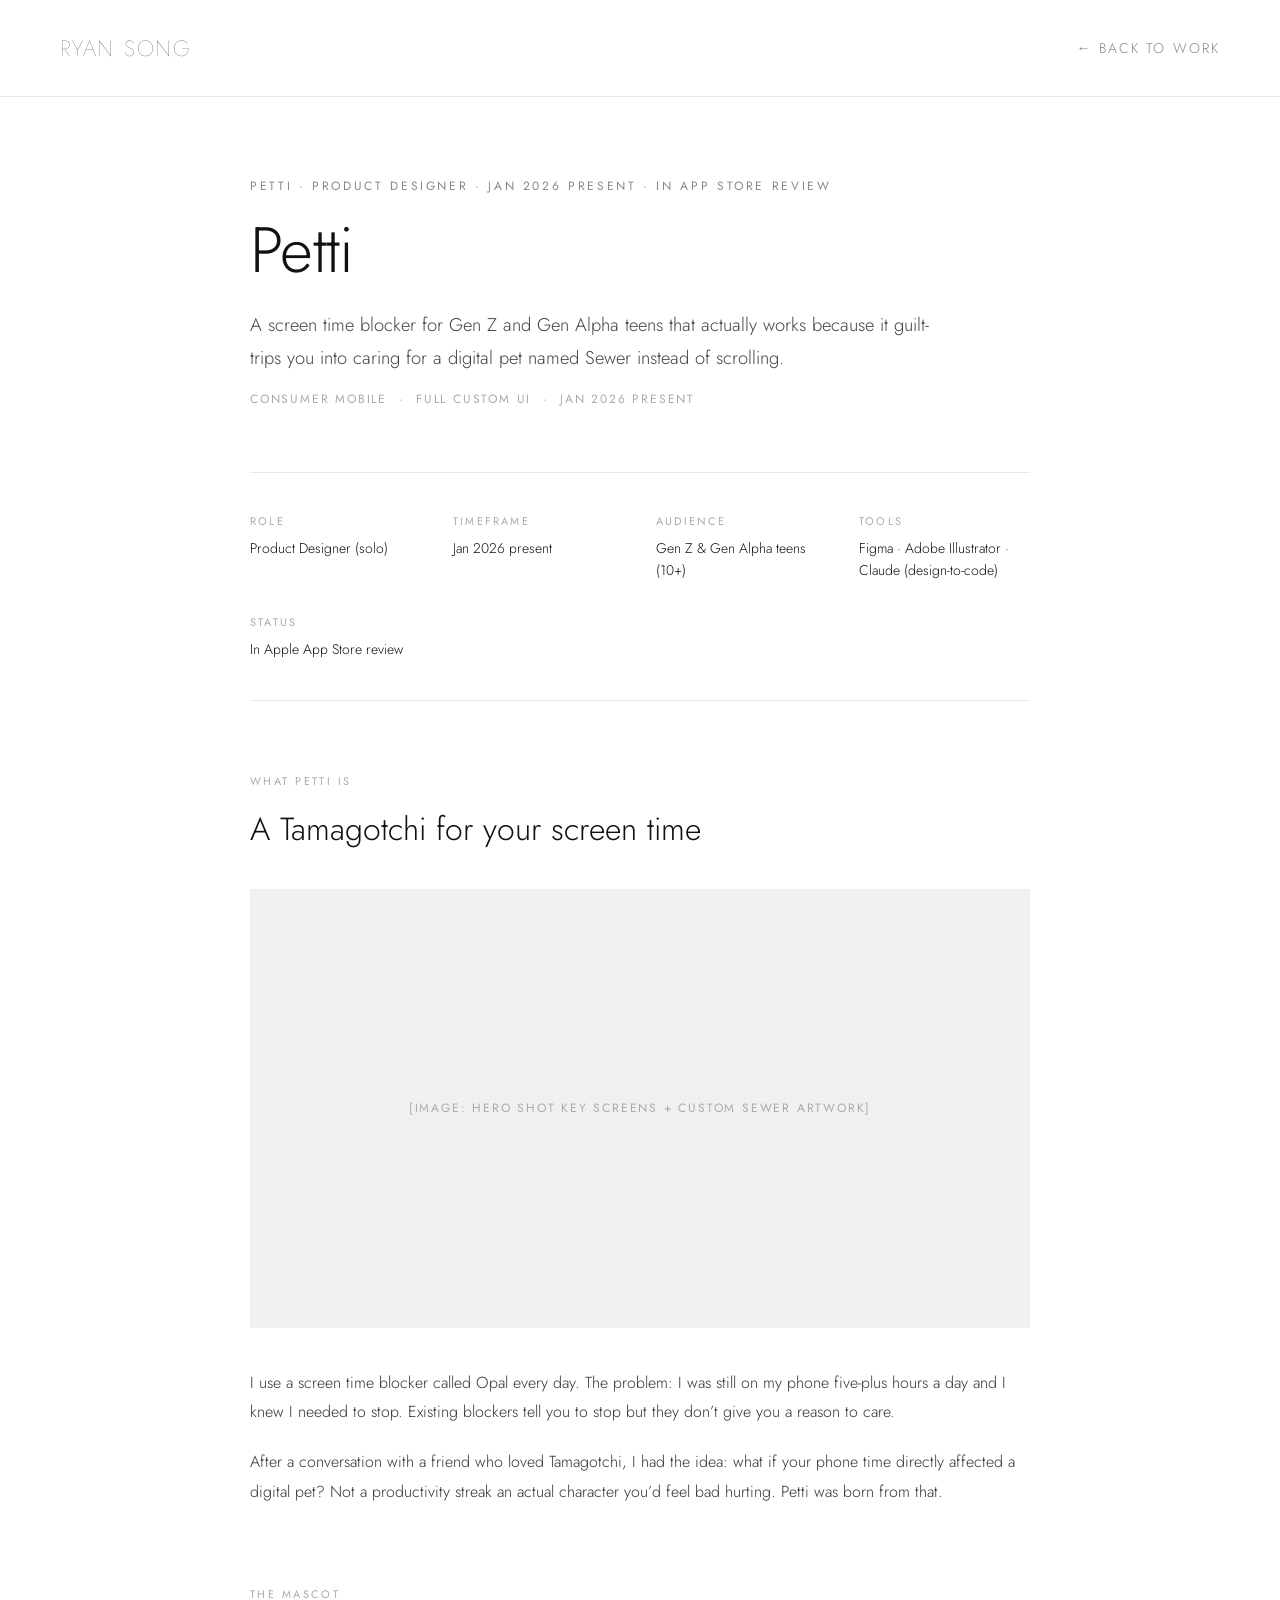
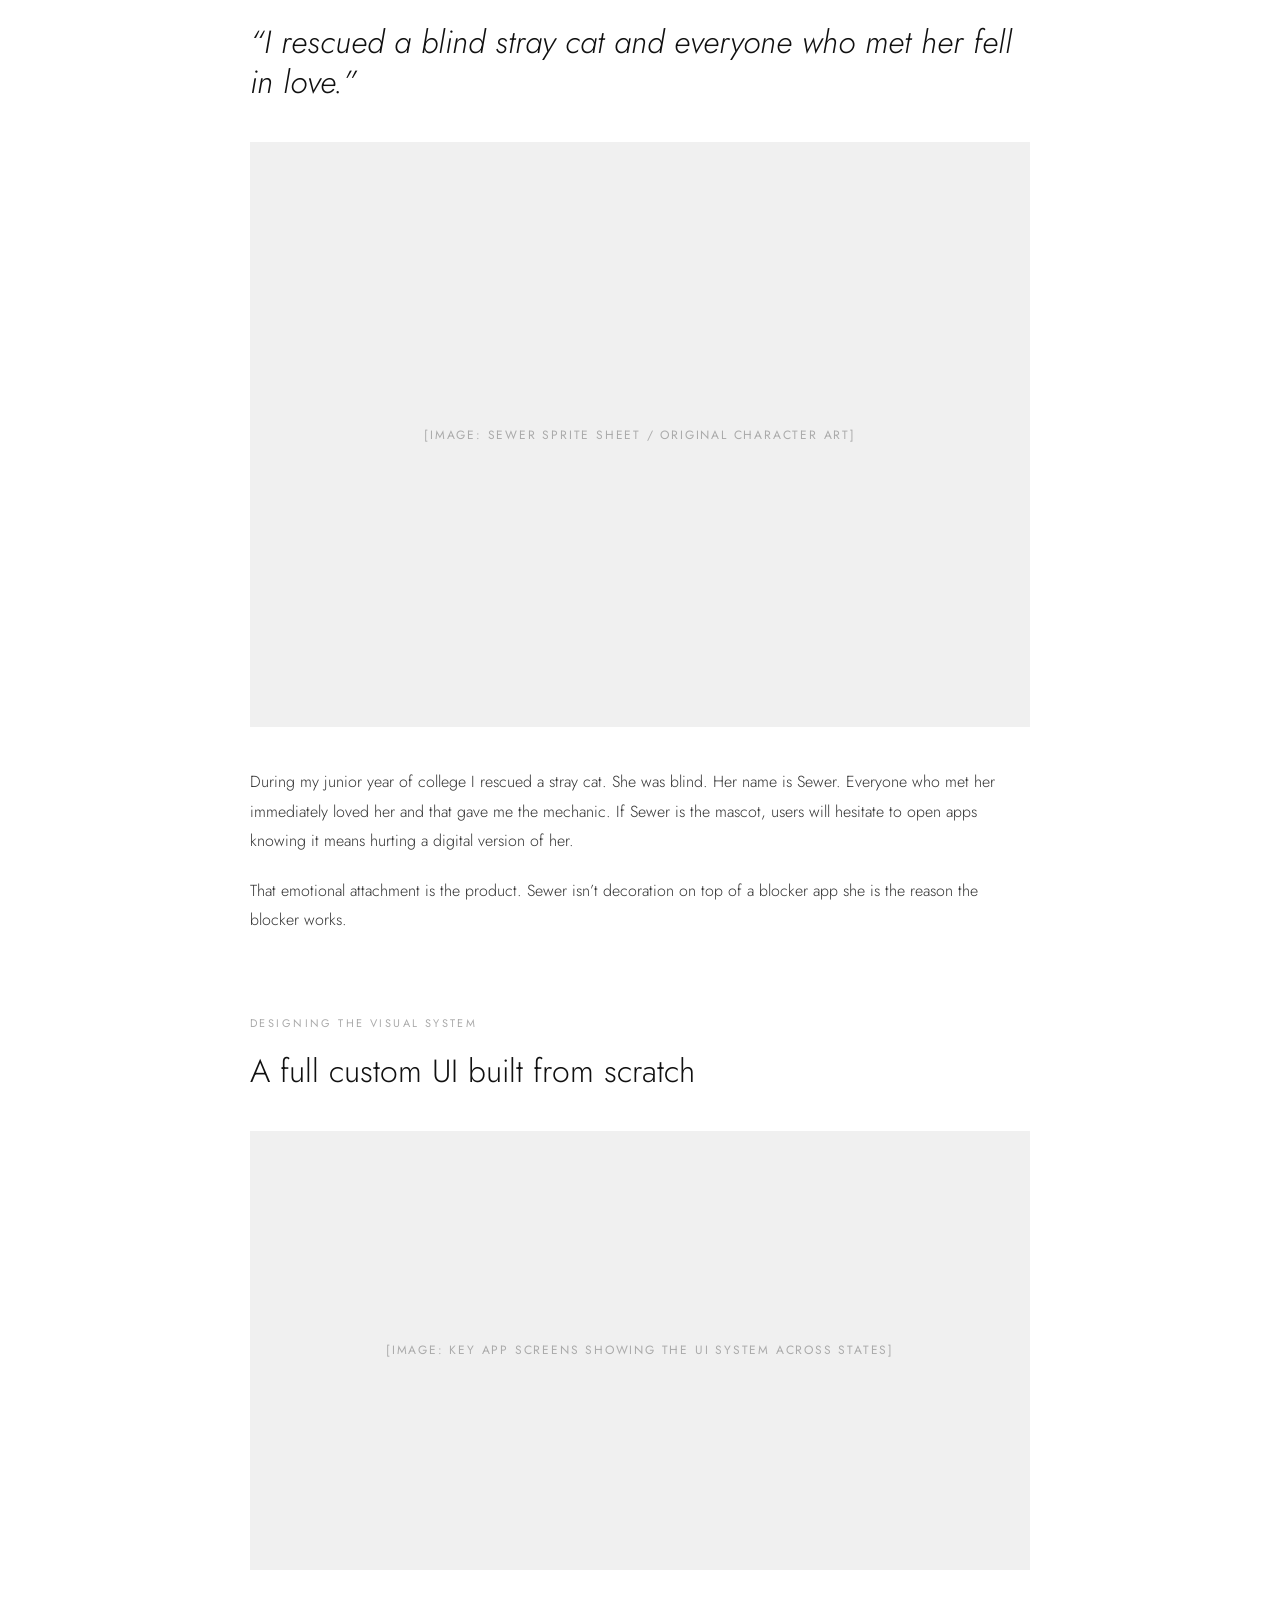
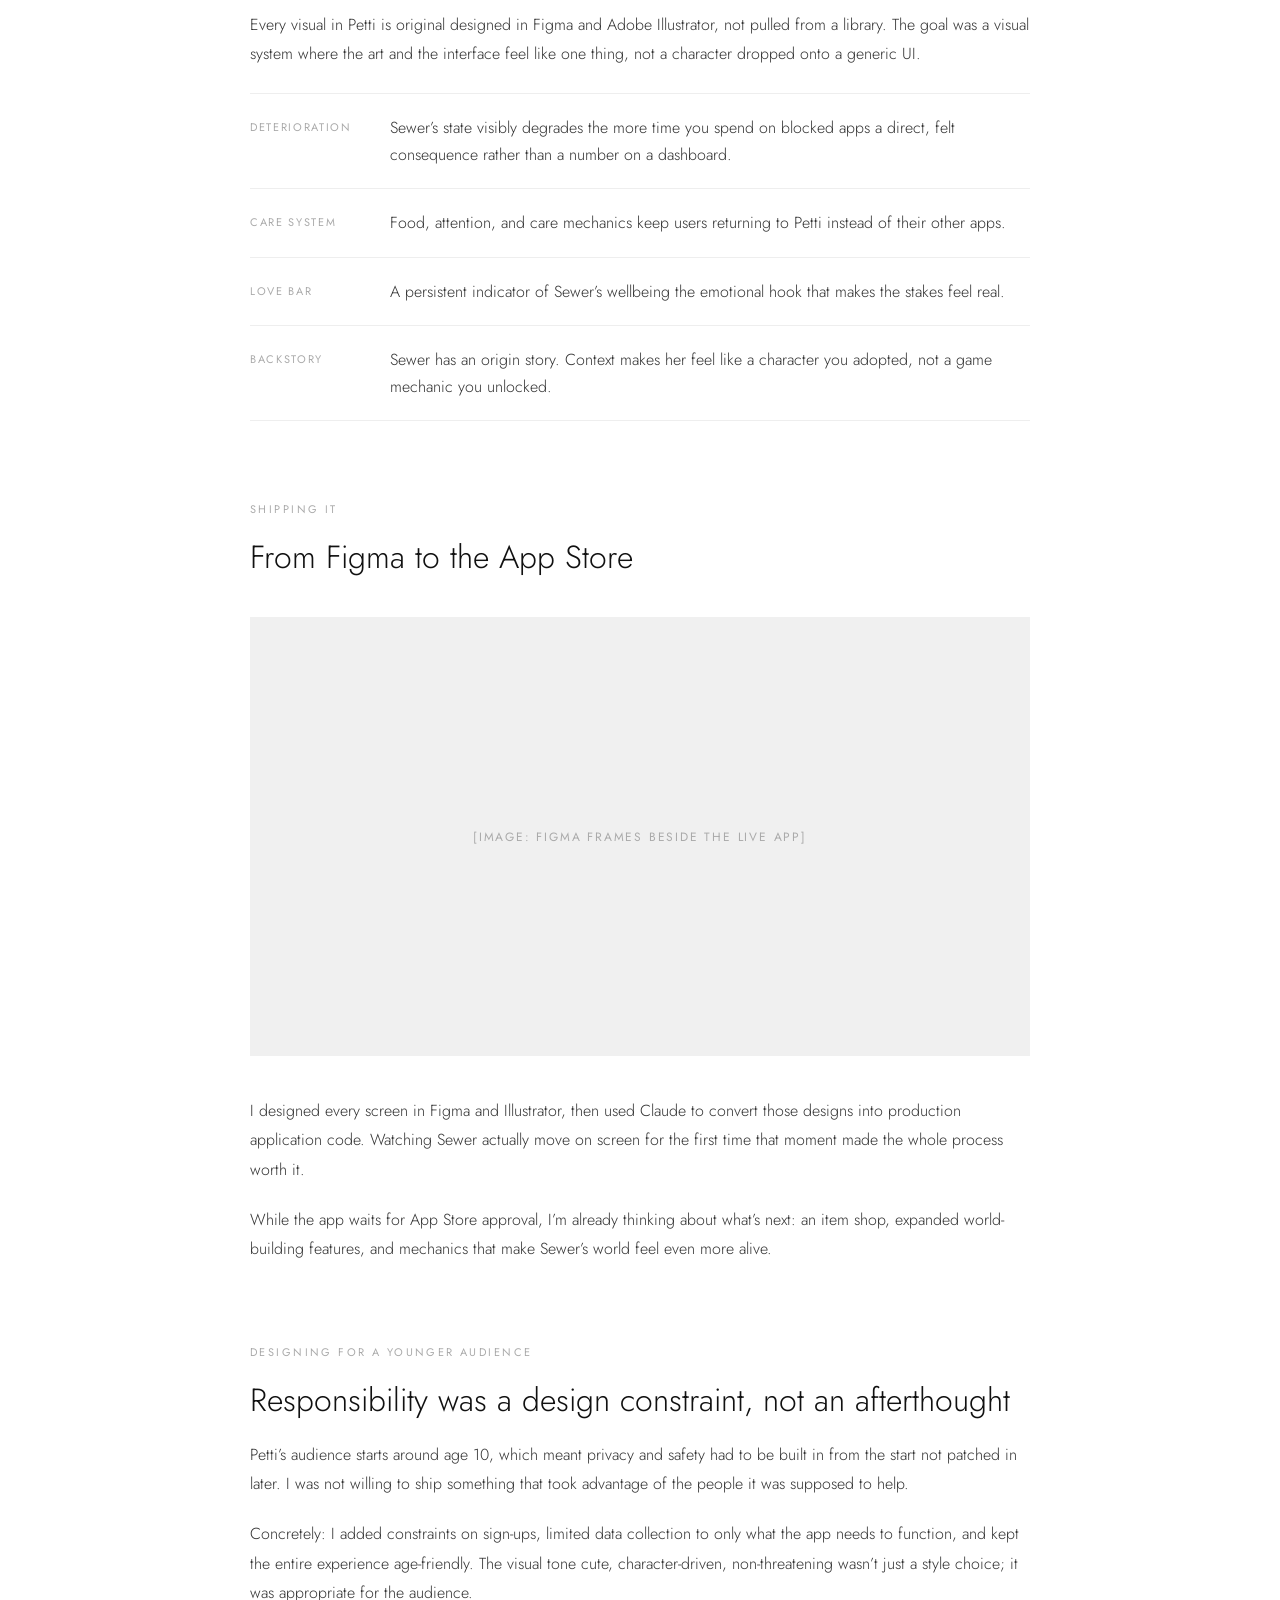
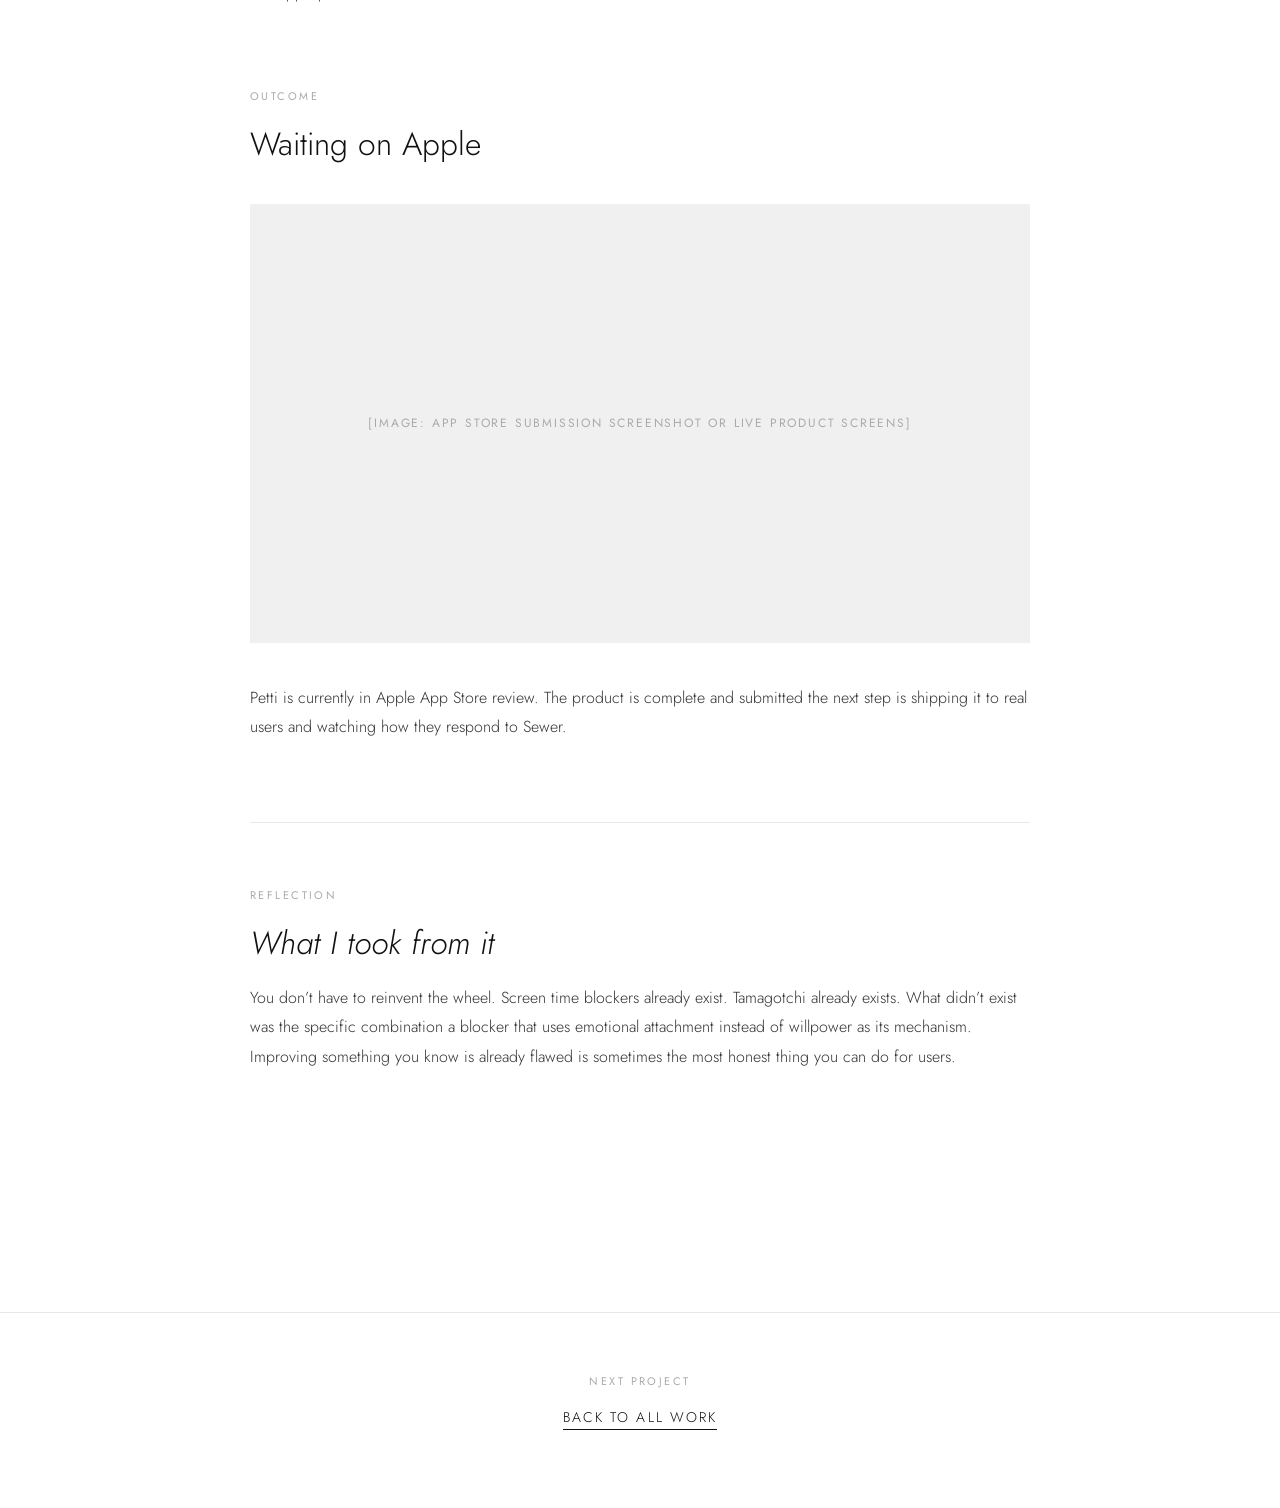
<file: petti.html>
﻿<!DOCTYPE html>
<html lang="en">
<head>
<meta charset="UTF-8">
<meta name="viewport" content="width=device-width, initial-scale=1.0">
<title>Petti Ryan Song</title>
<link rel="icon" href="assets/2021-favicon.png">
<link rel="preconnect" href="https://fonts.googleapis.com">
<link rel="stylesheet" href="https://fonts.googleapis.com/css2?family=Jost:wght@100;300;400;500;700&display=swap">
<style>
*, *::before, *::after { box-sizing: border-box; margin: 0; padding: 0; }

body {
  font-family: 'Jost', sans-serif;
  background: #fff;
  color: #111;
  font-weight: 300;
}

.cs-nav {
  display: flex;
  align-items: center;
  justify-content: space-between;
  padding: 32px 60px;
  border-bottom: 1px solid #e8e8e8;
}
.cs-nav-name {
  font-weight: 100;
  font-size: 22px;
  letter-spacing: 0.08em;
  text-transform: uppercase;
  text-decoration: none;
  color: #111;
}
.cs-nav-back {
  font-size: 14px;
  font-weight: 300;
  letter-spacing: 0.15em;
  text-transform: uppercase;
  text-decoration: none;
  color: #888;
  transition: color 0.2s;
}
.cs-nav-back:hover { color: #111; }

.cs-wrap {
  max-width: 860px;
  margin: 0 auto;
  padding: 80px 40px 160px;
}

.cs-eyebrow {
  font-size: 12px;
  font-weight: 400;
  letter-spacing: 0.22em;
  text-transform: uppercase;
  color: #888;
  margin-bottom: 20px;
}
.cs-title {
  font-size: clamp(2.4rem, 6vw, 4rem);
  font-weight: 300;
  line-height: 1.1;
  letter-spacing: -0.01em;
  margin-bottom: 24px;
}
.cs-subtitle {
  font-size: 1.15rem;
  font-weight: 300;
  line-height: 1.75;
  color: #444;
  max-width: 680px;
  margin-bottom: 16px;
}
.cs-meta-line {
  font-size: 12px;
  font-weight: 400;
  letter-spacing: 0.15em;
  text-transform: uppercase;
  color: #aaa;
  margin-bottom: 64px;
}

.cs-img {
  width: 100%;
  background: #f0f0f0;
  display: flex;
  align-items: center;
  justify-content: center;
  font-size: 12px;
  font-weight: 400;
  letter-spacing: 0.15em;
  text-transform: uppercase;
  color: #aaa;
  margin: 40px 0;
}
.cs-img-tall  { aspect-ratio: 4/3; }
.cs-img-wide  { aspect-ratio: 16/9; }
.cs-img-short { aspect-ratio: 21/9; }

.cs-rail {
  display: grid;
  grid-template-columns: repeat(auto-fit, minmax(160px, 1fr));
  gap: 32px;
  padding: 40px 0;
  border-top: 1px solid #e8e8e8;
  border-bottom: 1px solid #e8e8e8;
  margin-bottom: 72px;
}
.cs-rail-label {
  font-size: 11px;
  font-weight: 400;
  letter-spacing: 0.2em;
  text-transform: uppercase;
  color: #aaa;
  margin-bottom: 8px;
}
.cs-rail-value {
  font-size: 14px;
  font-weight: 300;
  line-height: 1.6;
  color: #111;
}

.cs-section { margin-bottom: 80px; }
.cs-section-label {
  font-size: 11px;
  font-weight: 400;
  letter-spacing: 0.22em;
  text-transform: uppercase;
  color: #aaa;
  margin-bottom: 20px;
}
.cs-h2 {
  font-size: clamp(1.4rem, 3vw, 2rem);
  font-weight: 300;
  line-height: 1.25;
  margin-bottom: 20px;
}
.cs-h2-italic {
  font-style: italic;
  font-size: clamp(1.4rem, 3vw, 2rem);
  font-weight: 300;
  line-height: 1.25;
  margin-bottom: 20px;
}
.cs-p {
  font-size: 1rem;
  font-weight: 300;
  line-height: 1.85;
  color: #333;
  margin-bottom: 20px;
}
.cs-p:last-child { margin-bottom: 0; }

.cs-quote {
  border-left: 2px solid #111;
  padding: 4px 0 4px 24px;
  margin: 28px 0;
}
.cs-quote p {
  font-size: 1rem;
  font-weight: 300;
  font-style: italic;
  line-height: 1.7;
  color: #555;
  margin-bottom: 8px;
}
.cs-quote p:last-child { margin-bottom: 0; }

.cs-features { list-style: none; margin: 24px 0; }
.cs-features li {
  display: flex;
  gap: 20px;
  padding: 20px 0;
  border-bottom: 1px solid #eee;
  font-size: 1rem;
  font-weight: 300;
  line-height: 1.7;
  color: #333;
}
.cs-features li:first-child { border-top: 1px solid #eee; }
.cs-feature-label {
  font-size: 11px;
  font-weight: 400;
  letter-spacing: 0.15em;
  text-transform: uppercase;
  color: #aaa;
  padding-top: 4px;
  flex-shrink: 0;
  width: 120px;
}

.cs-divider { border: none; border-top: 1px solid #e8e8e8; margin: 64px 0; }

.cs-footer {
  text-align: center;
  padding: 60px 0 80px;
  border-top: 1px solid #e8e8e8;
}
.cs-footer-label {
  font-size: 11px;
  font-weight: 400;
  letter-spacing: 0.22em;
  text-transform: uppercase;
  color: #aaa;
  margin-bottom: 16px;
}
.cs-footer a {
  font-size: 14px;
  font-weight: 300;
  letter-spacing: 0.15em;
  text-transform: uppercase;
  color: #111;
  text-decoration: none;
  border-bottom: 1px solid #111;
  padding-bottom: 2px;
  transition: opacity 0.2s;
}
.cs-footer a:hover { opacity: 0.5; }
</style>
</head>
<body>

<nav class="cs-nav">
  <a href="index.html" class="cs-nav-name">Ryan Song</a>
  <a href="index.html" class="cs-nav-back">&#8592; Back to work</a>
</nav>

<main class="cs-wrap">

  <!-- Hero -->
  <p class="cs-eyebrow">Petti &middot; Product Designer &middot; Jan 2026 Present &middot; In App Store Review</p>
  <h1 class="cs-title">Petti</h1>
  <p class="cs-subtitle">A screen time blocker for Gen Z and Gen Alpha teens that actually works because it guilt-trips you into caring for a digital pet named Sewer instead of scrolling.</p>
  <p class="cs-meta-line">Consumer Mobile &nbsp;&middot;&nbsp; Full Custom UI &nbsp;&middot;&nbsp; Jan 2026 present</p>

  <!-- Meta rail -->
  <div class="cs-rail">
    <div>
      <p class="cs-rail-label">Role</p>
      <p class="cs-rail-value">Product Designer (solo)</p>
    </div>
    <div>
      <p class="cs-rail-label">Timeframe</p>
      <p class="cs-rail-value">Jan 2026 present</p>
    </div>
    <div>
      <p class="cs-rail-label">Audience</p>
      <p class="cs-rail-value">Gen Z &amp; Gen Alpha teens (10+)</p>
    </div>
    <div>
      <p class="cs-rail-label">Tools</p>
      <p class="cs-rail-value">Figma &middot; Adobe Illustrator &middot; Claude (design-to-code)</p>
    </div>
    <div>
      <p class="cs-rail-label">Status</p>
      <p class="cs-rail-value">In Apple App Store review</p>
    </div>
  </div>

  <!-- 1. What Petti is -->
  <div class="cs-section">
    <p class="cs-section-label">What Petti Is</p>
    <h2 class="cs-h2">A Tamagotchi for your screen time</h2>
    <div class="cs-img cs-img-wide">[IMAGE: Hero shot key screens + custom Sewer artwork]</div>
    <p class="cs-p">I use a screen time blocker called Opal every day. The problem: I was still on my phone five-plus hours a day and I knew I needed to stop. Existing blockers tell you to stop but they don&rsquo;t give you a reason to care.</p>
    <p class="cs-p">After a conversation with a friend who loved Tamagotchi, I had the idea: what if your phone time directly affected a digital pet? Not a productivity streak an actual character you&rsquo;d feel bad hurting. Petti was born from that.</p>
  </div>

  <!-- 2. The mascot -->
  <div class="cs-section">
    <p class="cs-section-label">The Mascot</p>
    <h2 class="cs-h2-italic">&ldquo;I rescued a blind stray cat and everyone who met her fell in love.&rdquo;</h2>
    <div class="cs-img cs-img-tall">[IMAGE: Sewer sprite sheet / original character art]</div>
    <p class="cs-p">During my junior year of college I rescued a stray cat. She was blind. Her name is Sewer. Everyone who met her immediately loved her and that gave me the mechanic. If Sewer is the mascot, users will hesitate to open apps knowing it means hurting a digital version of her.</p>
    <p class="cs-p">That emotional attachment is the product. Sewer isn&rsquo;t decoration on top of a blocker app she is the reason the blocker works.</p>
  </div>

  <!-- 3. Visual system -->
  <div class="cs-section">
    <p class="cs-section-label">Designing the Visual System</p>
    <h2 class="cs-h2">A full custom UI built from scratch</h2>
    <div class="cs-img cs-img-wide">[IMAGE: Key app screens showing the UI system across states]</div>
    <p class="cs-p">Every visual in Petti is original designed in Figma and Adobe Illustrator, not pulled from a library. The goal was a visual system where the art and the interface feel like one thing, not a character dropped onto a generic UI.</p>
    <ul class="cs-features">
      <li>
        <span class="cs-feature-label">Deterioration</span>
        <span>Sewer&rsquo;s state visibly degrades the more time you spend on blocked apps a direct, felt consequence rather than a number on a dashboard.</span>
      </li>
      <li>
        <span class="cs-feature-label">Care system</span>
        <span>Food, attention, and care mechanics keep users returning to Petti instead of their other apps.</span>
      </li>
      <li>
        <span class="cs-feature-label">Love bar</span>
        <span>A persistent indicator of Sewer&rsquo;s wellbeing the emotional hook that makes the stakes feel real.</span>
      </li>
      <li>
        <span class="cs-feature-label">Backstory</span>
        <span>Sewer has an origin story. Context makes her feel like a character you adopted, not a game mechanic you unlocked.</span>
      </li>
    </ul>
  </div>

  <!-- 4. Design to code -->
  <div class="cs-section">
    <p class="cs-section-label">Shipping It</p>
    <h2 class="cs-h2">From Figma to the App Store</h2>
    <div class="cs-img cs-img-wide">[IMAGE: Figma frames beside the live app]</div>
    <p class="cs-p">I designed every screen in Figma and Illustrator, then used Claude to convert those designs into production application code. Watching Sewer actually move on screen for the first time that moment made the whole process worth it.</p>
    <p class="cs-p">While the app waits for App Store approval, I&rsquo;m already thinking about what&rsquo;s next: an item shop, expanded world-building features, and mechanics that make Sewer&rsquo;s world feel even more alive.</p>
  </div>

  <!-- 5. Young audience -->
  <div class="cs-section">
    <p class="cs-section-label">Designing for a Younger Audience</p>
    <h2 class="cs-h2">Responsibility was a design constraint, not an afterthought</h2>
    <p class="cs-p">Petti&rsquo;s audience starts around age 10, which meant privacy and safety had to be built in from the start not patched in later. I was not willing to ship something that took advantage of the people it was supposed to help.</p>
    <p class="cs-p">Concretely: I added constraints on sign-ups, limited data collection to only what the app needs to function, and kept the entire experience age-friendly. The visual tone cute, character-driven, non-threatening wasn&rsquo;t just a style choice; it was appropriate for the audience.</p>
  </div>

  <!-- 6. Outcome -->
  <div class="cs-section">
    <p class="cs-section-label">Outcome</p>
    <h2 class="cs-h2">Waiting on Apple</h2>
    <div class="cs-img cs-img-wide">[IMAGE: App Store submission screenshot or live product screens]</div>
    <p class="cs-p">Petti is currently in Apple App Store review. The product is complete and submitted the next step is shipping it to real users and watching how they respond to Sewer.</p>
  </div>

  <hr class="cs-divider">

  <!-- 7. Reflection -->
  <div class="cs-section">
    <p class="cs-section-label">Reflection</p>
    <h2 class="cs-h2-italic">What I took from it</h2>
    <p class="cs-p">You don&rsquo;t have to reinvent the wheel. Screen time blockers already exist. Tamagotchi already exists. What didn&rsquo;t exist was the specific combination a blocker that uses emotional attachment instead of willpower as its mechanism. Improving something you know is already flawed is sometimes the most honest thing you can do for users.</p>
  </div>

</main>

<footer class="cs-footer">
  <p class="cs-footer-label">Next project</p>
  <a href="index.html">Back to all work</a>
</footer>

</body>
</html>
</file>
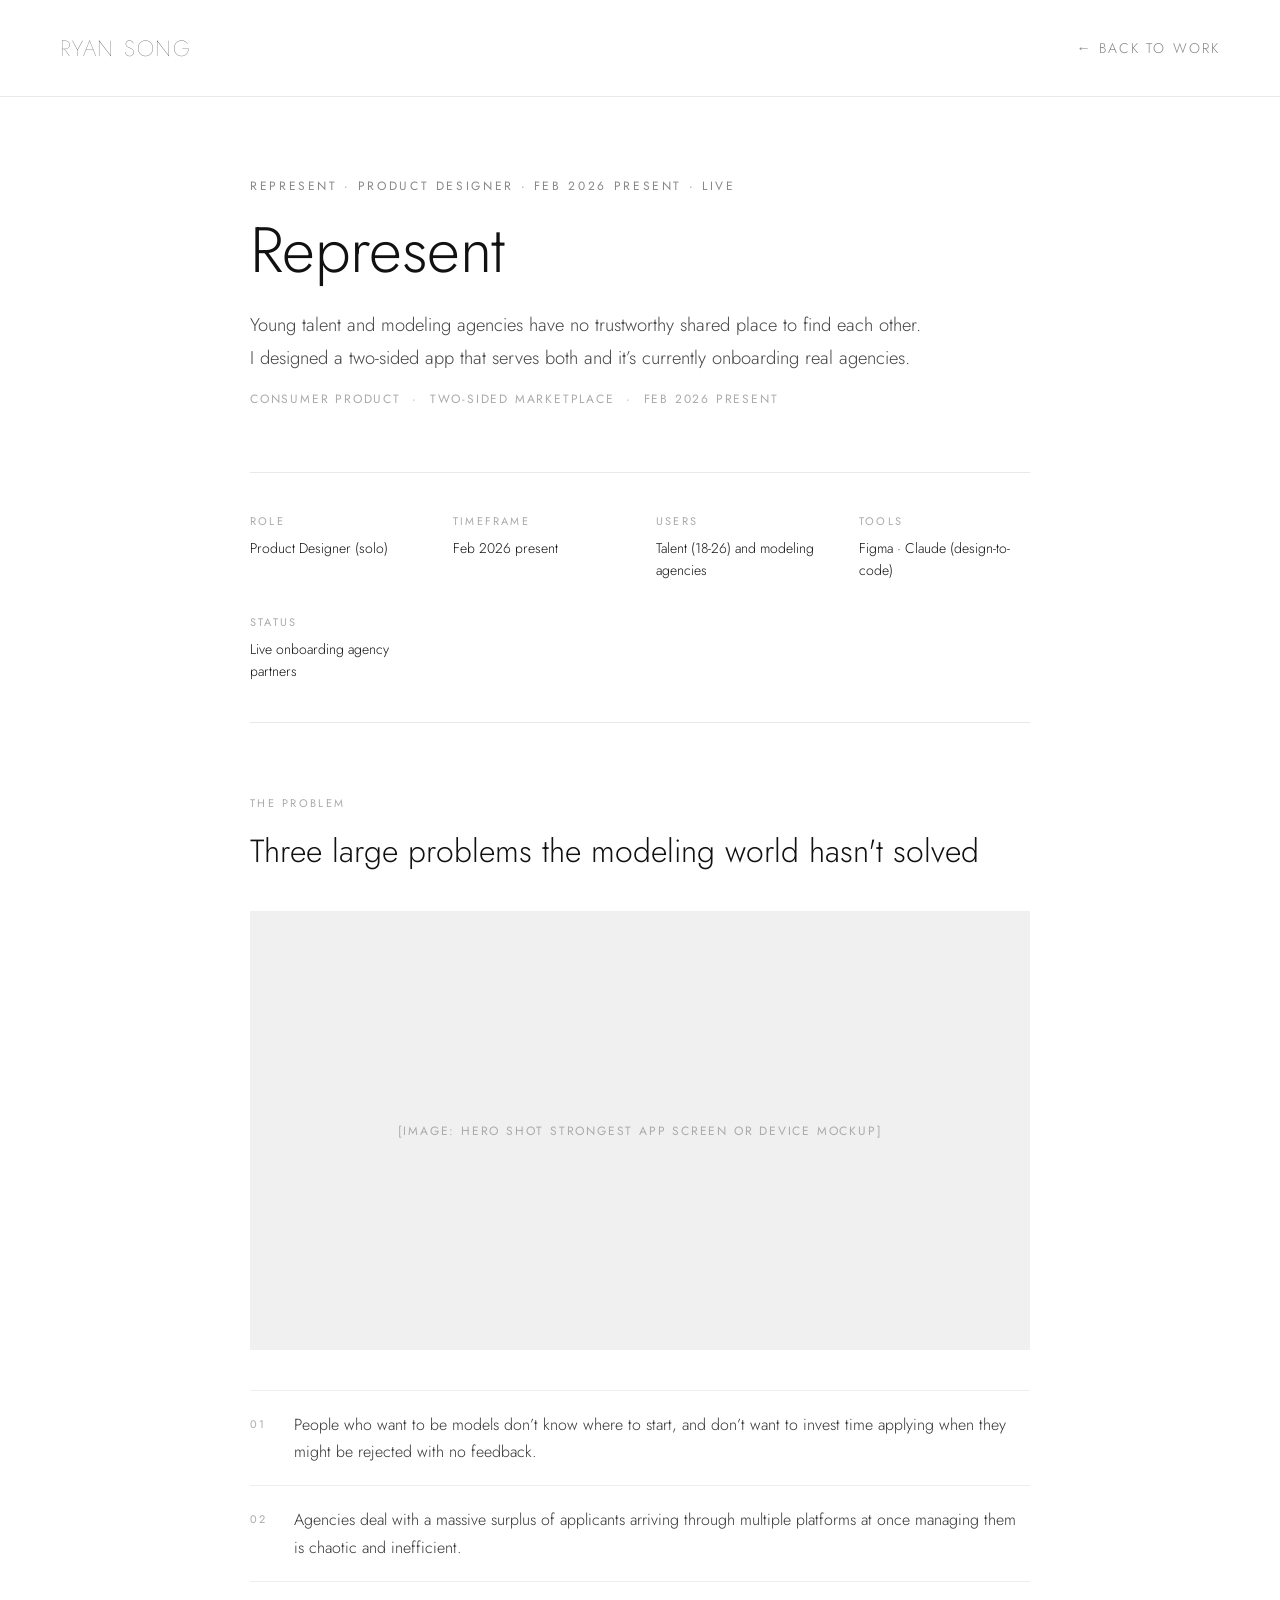
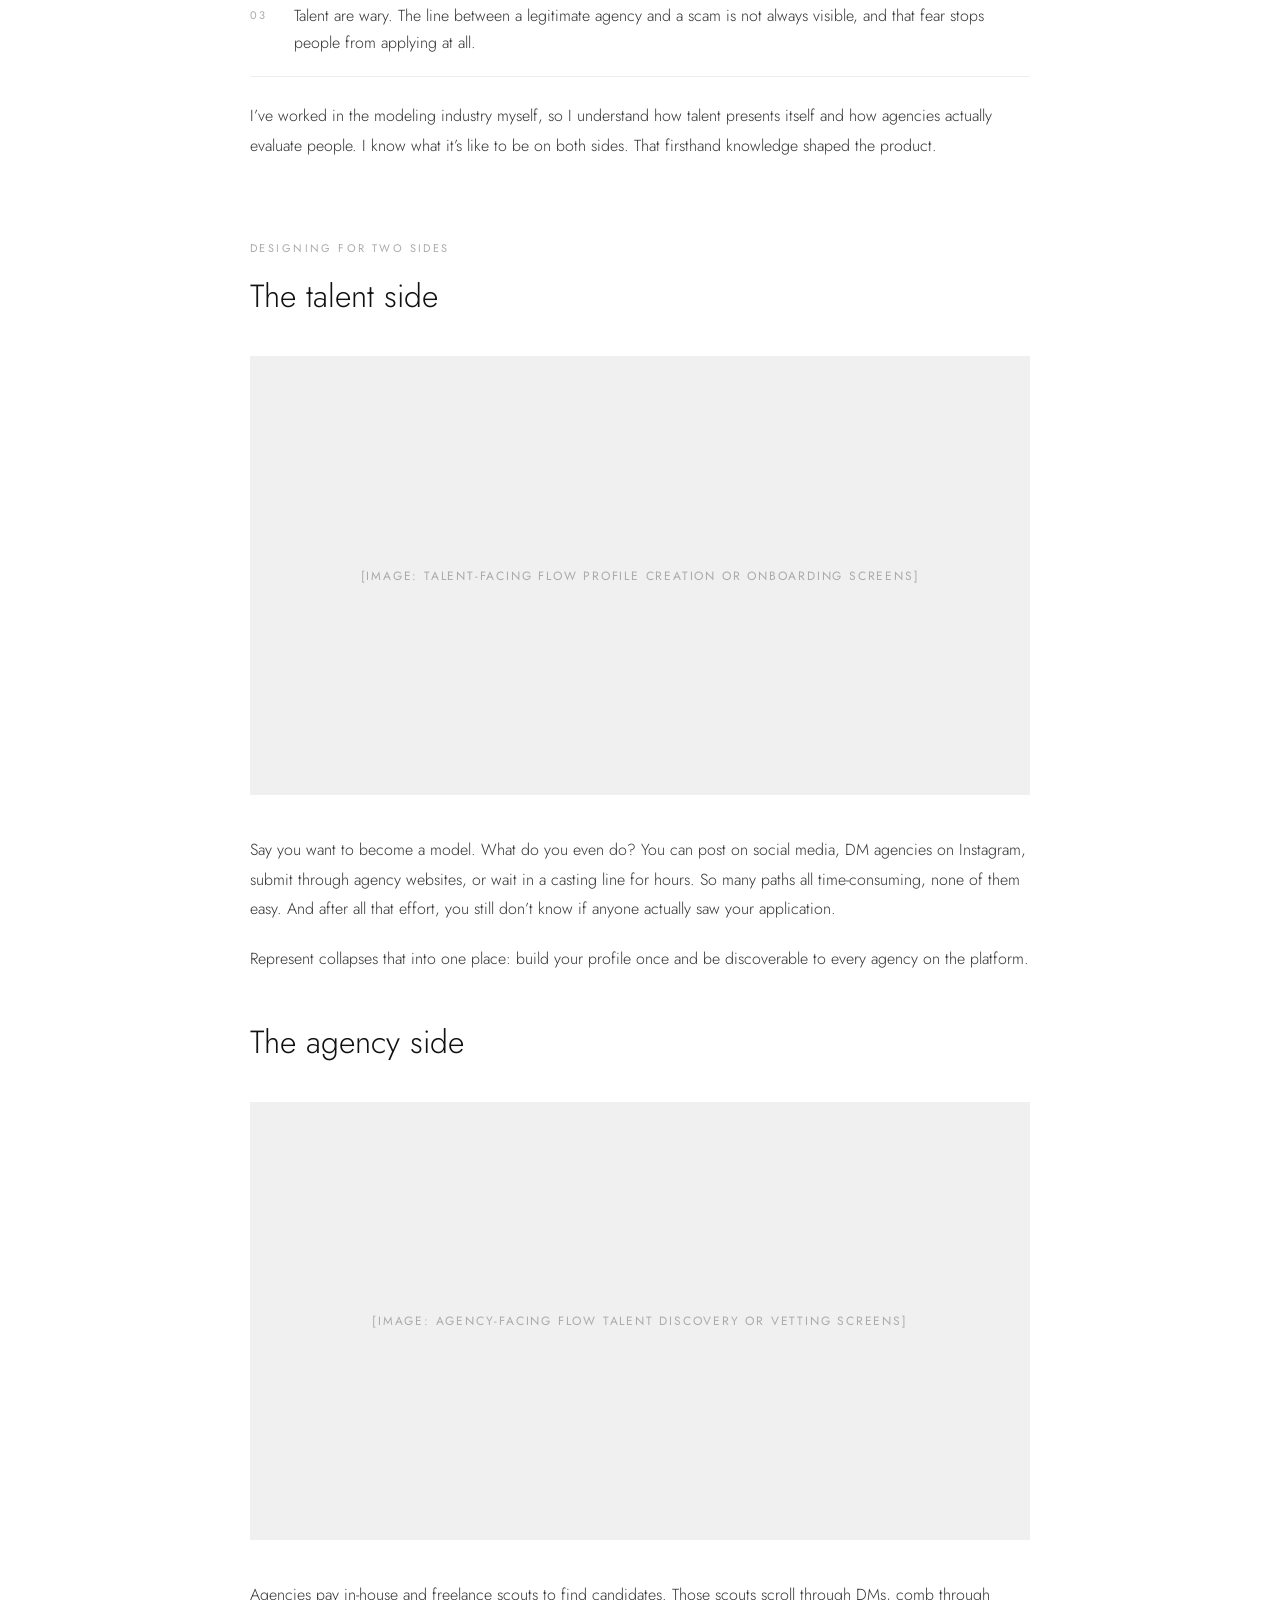
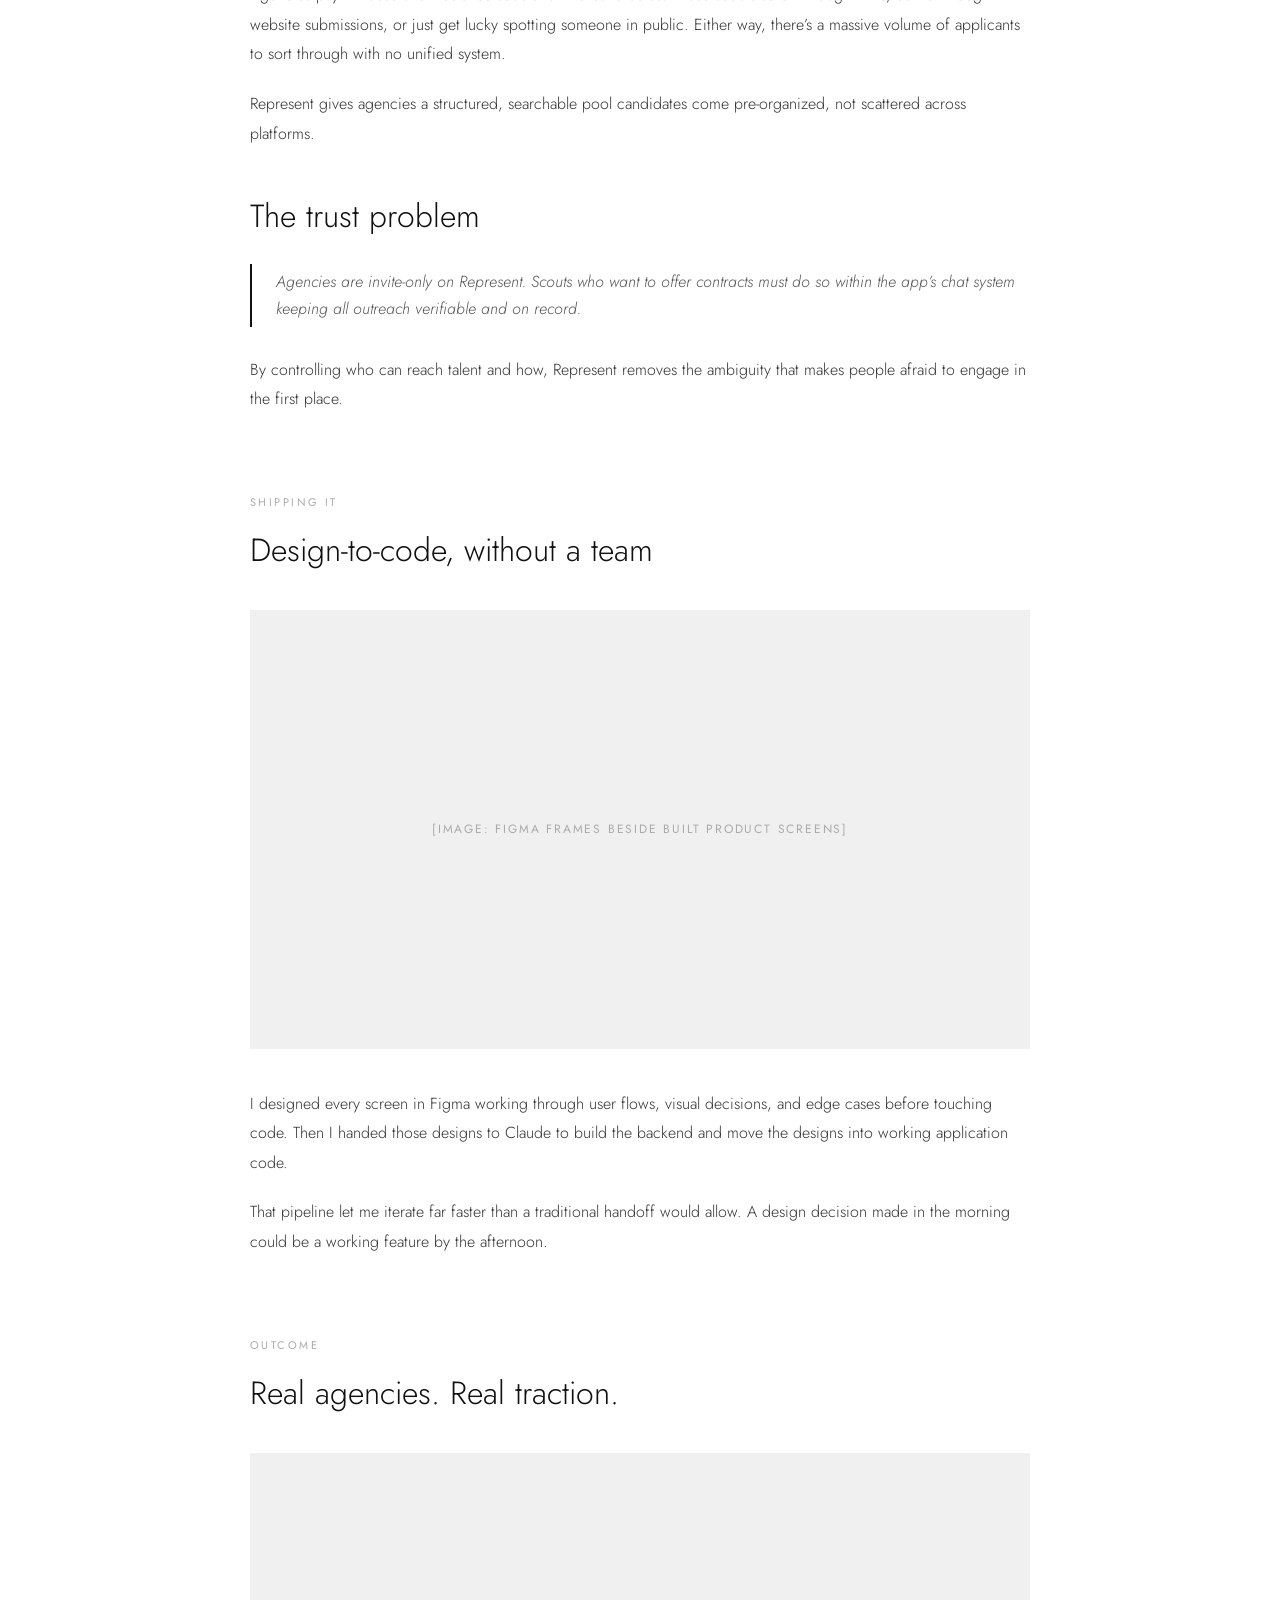
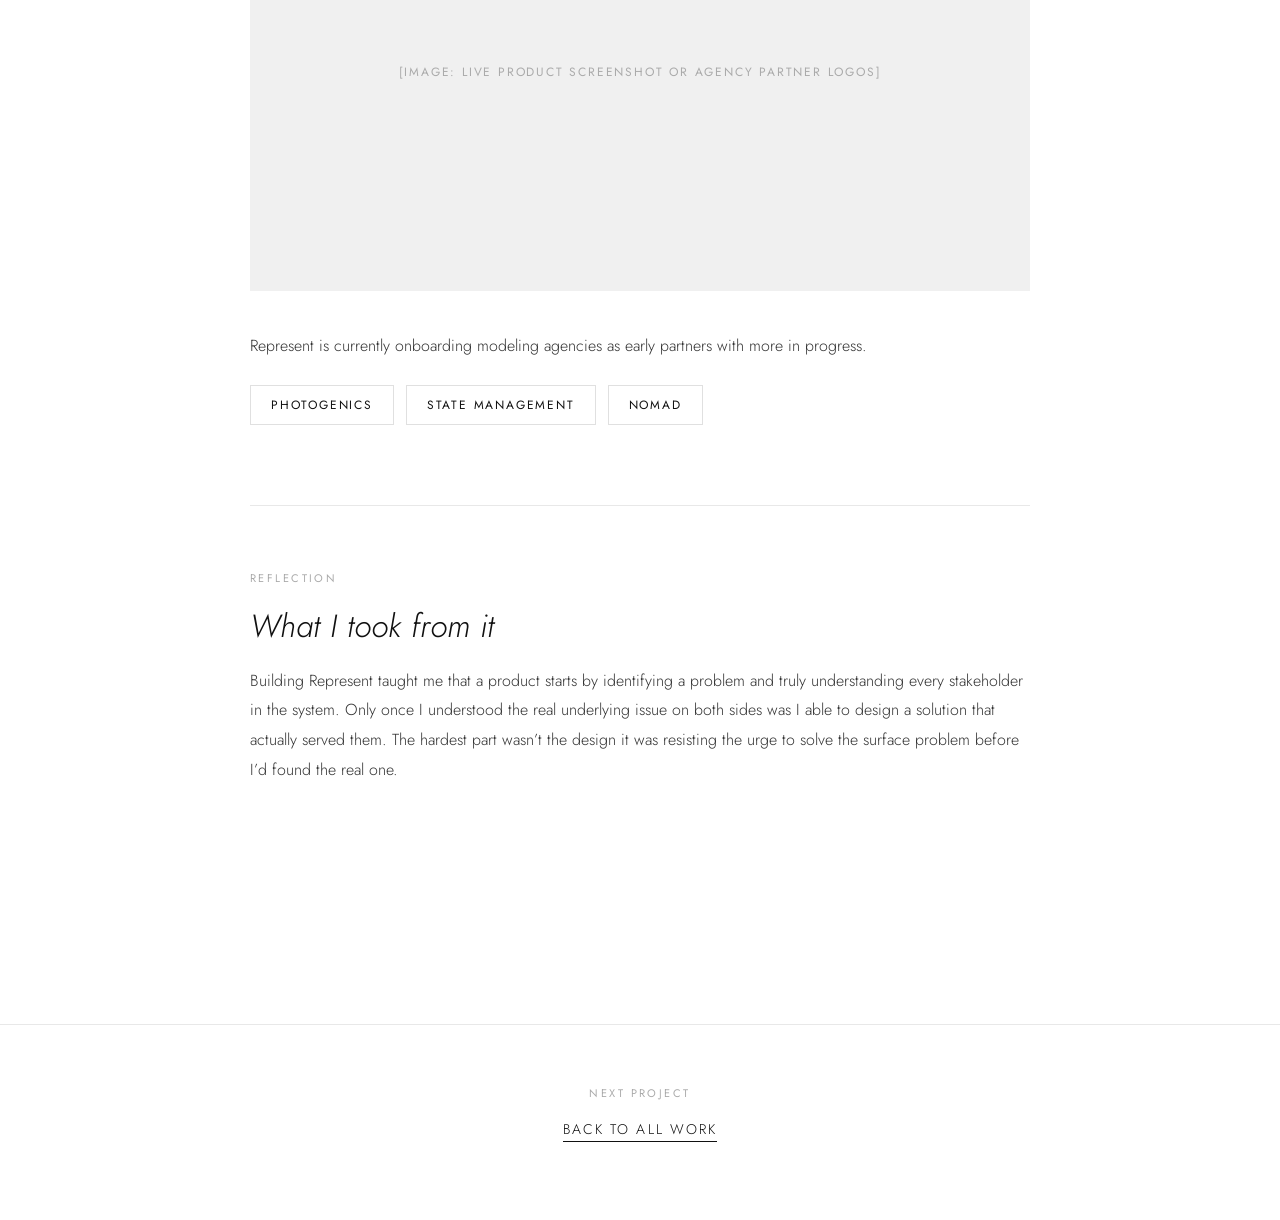
<file: represent.html>
﻿<!DOCTYPE html>
<html lang="en">
<head>
<meta charset="UTF-8">
<meta name="viewport" content="width=device-width, initial-scale=1.0">
<title>Represent Ryan Song</title>
<link rel="icon" href="assets/2021-favicon.png">
<link rel="preconnect" href="https://fonts.googleapis.com">
<link rel="stylesheet" href="https://fonts.googleapis.com/css2?family=Jost:wght@100;300;400;500;700&display=swap">
<style>
*, *::before, *::after { box-sizing: border-box; margin: 0; padding: 0; }

body {
  font-family: 'Jost', sans-serif;
  background: #fff;
  color: #111;
  font-weight: 300;
}

.cs-nav {
  display: flex;
  align-items: center;
  justify-content: space-between;
  padding: 32px 60px;
  border-bottom: 1px solid #e8e8e8;
}
.cs-nav-name {
  font-weight: 100;
  font-size: 22px;
  letter-spacing: 0.08em;
  text-transform: uppercase;
  text-decoration: none;
  color: #111;
}
.cs-nav-back {
  font-size: 14px;
  font-weight: 300;
  letter-spacing: 0.15em;
  text-transform: uppercase;
  text-decoration: none;
  color: #888;
  transition: color 0.2s;
}
.cs-nav-back:hover { color: #111; }

.cs-wrap {
  max-width: 860px;
  margin: 0 auto;
  padding: 80px 40px 160px;
}

.cs-eyebrow {
  font-size: 12px;
  font-weight: 400;
  letter-spacing: 0.22em;
  text-transform: uppercase;
  color: #888;
  margin-bottom: 20px;
}
.cs-title {
  font-size: clamp(2.4rem, 6vw, 4rem);
  font-weight: 300;
  line-height: 1.1;
  letter-spacing: -0.01em;
  margin-bottom: 24px;
}
.cs-subtitle {
  font-size: 1.15rem;
  font-weight: 300;
  line-height: 1.75;
  color: #444;
  max-width: 680px;
  margin-bottom: 16px;
}
.cs-meta-line {
  font-size: 12px;
  font-weight: 400;
  letter-spacing: 0.15em;
  text-transform: uppercase;
  color: #aaa;
  margin-bottom: 64px;
}

.cs-img {
  width: 100%;
  background: #f0f0f0;
  display: flex;
  align-items: center;
  justify-content: center;
  font-size: 12px;
  font-weight: 400;
  letter-spacing: 0.15em;
  text-transform: uppercase;
  color: #aaa;
  margin: 40px 0;
}
.cs-img-tall  { aspect-ratio: 4/3; }
.cs-img-wide  { aspect-ratio: 16/9; }
.cs-img-phone { aspect-ratio: 9/16; max-width: 320px; }

.cs-rail {
  display: grid;
  grid-template-columns: repeat(auto-fit, minmax(160px, 1fr));
  gap: 32px;
  padding: 40px 0;
  border-top: 1px solid #e8e8e8;
  border-bottom: 1px solid #e8e8e8;
  margin-bottom: 72px;
}
.cs-rail-label {
  font-size: 11px;
  font-weight: 400;
  letter-spacing: 0.2em;
  text-transform: uppercase;
  color: #aaa;
  margin-bottom: 8px;
}
.cs-rail-value {
  font-size: 14px;
  font-weight: 300;
  line-height: 1.6;
  color: #111;
}

.cs-section { margin-bottom: 80px; }
.cs-section-label {
  font-size: 11px;
  font-weight: 400;
  letter-spacing: 0.22em;
  text-transform: uppercase;
  color: #aaa;
  margin-bottom: 20px;
}
.cs-h2 {
  font-size: clamp(1.4rem, 3vw, 2rem);
  font-weight: 300;
  line-height: 1.25;
  margin-bottom: 20px;
}
.cs-h2-italic {
  font-style: italic;
  font-size: clamp(1.4rem, 3vw, 2rem);
  font-weight: 300;
  line-height: 1.25;
  margin-bottom: 20px;
}
.cs-p {
  font-size: 1rem;
  font-weight: 300;
  line-height: 1.85;
  color: #333;
  margin-bottom: 20px;
}
.cs-p:last-child { margin-bottom: 0; }

.cs-quote {
  border-left: 2px solid #111;
  padding: 4px 0 4px 24px;
  margin: 28px 0;
}
.cs-quote p {
  font-size: 1rem;
  font-weight: 300;
  font-style: italic;
  line-height: 1.7;
  color: #555;
  margin-bottom: 8px;
}
.cs-quote p:last-child { margin-bottom: 0; }

.cs-problems { list-style: none; margin: 24px 0; }
.cs-problems li {
  display: flex;
  gap: 20px;
  padding: 20px 0;
  border-bottom: 1px solid #eee;
  font-size: 1rem;
  font-weight: 300;
  line-height: 1.7;
  color: #333;
}
.cs-problems li:first-child { border-top: 1px solid #eee; }
.cs-problem-num {
  font-size: 11px;
  font-weight: 400;
  letter-spacing: 0.15em;
  color: #aaa;
  padding-top: 4px;
  flex-shrink: 0;
  width: 24px;
}

.cs-divider { border: none; border-top: 1px solid #e8e8e8; margin: 64px 0; }

.cs-footer {
  text-align: center;
  padding: 60px 0 80px;
  border-top: 1px solid #e8e8e8;
}
.cs-footer-label {
  font-size: 11px;
  font-weight: 400;
  letter-spacing: 0.22em;
  text-transform: uppercase;
  color: #aaa;
  margin-bottom: 16px;
}
.cs-footer a {
  font-size: 14px;
  font-weight: 300;
  letter-spacing: 0.15em;
  text-transform: uppercase;
  color: #111;
  text-decoration: none;
  border-bottom: 1px solid #111;
  padding-bottom: 2px;
  transition: opacity 0.2s;
}
.cs-footer a:hover { opacity: 0.5; }

.cs-agency-list {
  display: flex;
  flex-wrap: wrap;
  gap: 12px;
  margin: 24px 0;
}
.cs-agency-tag {
  font-size: 12px;
  font-weight: 400;
  letter-spacing: 0.15em;
  text-transform: uppercase;
  color: #111;
  border: 1px solid #e0e0e0;
  padding: 10px 20px;
}
</style>
</head>
<body>

<nav class="cs-nav">
  <a href="index.html" class="cs-nav-name">Ryan Song</a>
  <a href="index.html" class="cs-nav-back">&#8592; Back to work</a>
</nav>

<main class="cs-wrap">

  <!-- Hero -->
  <p class="cs-eyebrow">Represent &middot; Product Designer &middot; Feb 2026 Present &middot; Live</p>
  <h1 class="cs-title">Represent</h1>
  <p class="cs-subtitle">Young talent and modeling agencies have no trustworthy shared place to find each other. I designed a two-sided app that serves both and it&rsquo;s currently onboarding real agencies.</p>
  <p class="cs-meta-line">Consumer Product &nbsp;&middot;&nbsp; Two-sided marketplace &nbsp;&middot;&nbsp; Feb 2026 present</p>

  <!-- Meta rail -->
  <div class="cs-rail">
    <div>
      <p class="cs-rail-label">Role</p>
      <p class="cs-rail-value">Product Designer (solo)</p>
    </div>
    <div>
      <p class="cs-rail-label">Timeframe</p>
      <p class="cs-rail-value">Feb 2026 present</p>
    </div>
    <div>
      <p class="cs-rail-label">Users</p>
      <p class="cs-rail-value">Talent (18-26) and modeling agencies</p>
    </div>
    <div>
      <p class="cs-rail-label">Tools</p>
      <p class="cs-rail-value">Figma &middot; Claude (design-to-code)</p>
    </div>
    <div>
      <p class="cs-rail-label">Status</p>
      <p class="cs-rail-value">Live onboarding agency partners</p>
    </div>
  </div>

  <!-- 1. The Problem -->
  <div class="cs-section">
    <p class="cs-section-label">The Problem</p>
    <h2 class="cs-h2">Three large problems the modeling world hasn't solved</h2>
    <div class="cs-img cs-img-wide">[IMAGE: Hero shot strongest app screen or device mockup]</div>
    <ul class="cs-problems">
      <li>
        <span class="cs-problem-num">01</span>
        <span>People who want to be models don&rsquo;t know where to start, and don&rsquo;t want to invest time applying when they might be rejected with no feedback.</span>
      </li>
      <li>
        <span class="cs-problem-num">02</span>
        <span>Agencies deal with a massive surplus of applicants arriving through multiple platforms at once managing them is chaotic and inefficient.</span>
      </li>
      <li>
        <span class="cs-problem-num">03</span>
        <span>Talent are wary. The line between a legitimate agency and a scam is not always visible, and that fear stops people from applying at all.</span>
      </li>
    </ul>
    <p class="cs-p">I&rsquo;ve worked in the modeling industry myself, so I understand how talent presents itself and how agencies actually evaluate people. I know what it&rsquo;s like to be on both sides. That firsthand knowledge shaped the product.</p>
  </div>

  <!-- 2. Two sides -->
  <div class="cs-section">
    <p class="cs-section-label">Designing for Two Sides</p>
    <h2 class="cs-h2">The talent side</h2>
    <div class="cs-img cs-img-wide">[IMAGE: Talent-facing flow profile creation or onboarding screens]</div>
    <p class="cs-p">Say you want to become a model. What do you even do? You can post on social media, DM agencies on Instagram, submit through agency websites, or wait in a casting line for hours. So many paths all time-consuming, none of them easy. And after all that effort, you still don&rsquo;t know if anyone actually saw your application.</p>
    <p class="cs-p">Represent collapses that into one place: build your profile once and be discoverable to every agency on the platform.</p>

    <h2 class="cs-h2" style="margin-top:48px;">The agency side</h2>
    <div class="cs-img cs-img-wide">[IMAGE: Agency-facing flow talent discovery or vetting screens]</div>
    <p class="cs-p">Agencies pay in-house and freelance scouts to find candidates. Those scouts scroll through DMs, comb through website submissions, or just get lucky spotting someone in public. Either way, there&rsquo;s a massive volume of applicants to sort through with no unified system.</p>
    <p class="cs-p">Represent gives agencies a structured, searchable pool candidates come pre-organized, not scattered across platforms.</p>

    <h2 class="cs-h2" style="margin-top:48px;">The trust problem</h2>
    <div class="cs-quote">
      <p>Agencies are invite-only on Represent. Scouts who want to offer contracts must do so within the app&rsquo;s chat system keeping all outreach verifiable and on record.</p>
    </div>
    <p class="cs-p">By controlling who can reach talent and how, Represent removes the ambiguity that makes people afraid to engage in the first place.</p>
  </div>

  <!-- 3. Design to code -->
  <div class="cs-section">
    <p class="cs-section-label">Shipping It</p>
    <h2 class="cs-h2">Design-to-code, without a team</h2>
    <div class="cs-img cs-img-wide">[IMAGE: Figma frames beside built product screens]</div>
    <p class="cs-p">I designed every screen in Figma working through user flows, visual decisions, and edge cases before touching code. Then I handed those designs to Claude to build the backend and move the designs into working application code.</p>
    <p class="cs-p">That pipeline let me iterate far faster than a traditional handoff would allow. A design decision made in the morning could be a working feature by the afternoon.</p>
  </div>

  <!-- 4. Outcome -->
  <div class="cs-section">
    <p class="cs-section-label">Outcome</p>
    <h2 class="cs-h2">Real agencies. Real traction.</h2>
    <div class="cs-img cs-img-wide">[IMAGE: Live product screenshot or agency partner logos]</div>
    <p class="cs-p">Represent is currently onboarding modeling agencies as early partners with more in progress.</p>
    <div class="cs-agency-list">
      <span class="cs-agency-tag">Photogenics</span>
      <span class="cs-agency-tag">State Management</span>
      <span class="cs-agency-tag">Nomad</span>
    </div>
  </div>

  <hr class="cs-divider">

  <!-- 5. Reflection -->
  <div class="cs-section">
    <p class="cs-section-label">Reflection</p>
    <h2 class="cs-h2-italic">What I took from it</h2>
    <p class="cs-p">Building Represent taught me that a product starts by identifying a problem and truly understanding every stakeholder in the system. Only once I understood the real underlying issue on both sides was I able to design a solution that actually served them. The hardest part wasn&rsquo;t the design it was resisting the urge to solve the surface problem before I&rsquo;d found the real one.</p>
  </div>

</main>

<footer class="cs-footer">
  <p class="cs-footer-label">Next project</p>
  <a href="index.html">Back to all work</a>
</footer>

</body>
</html>
</file>
